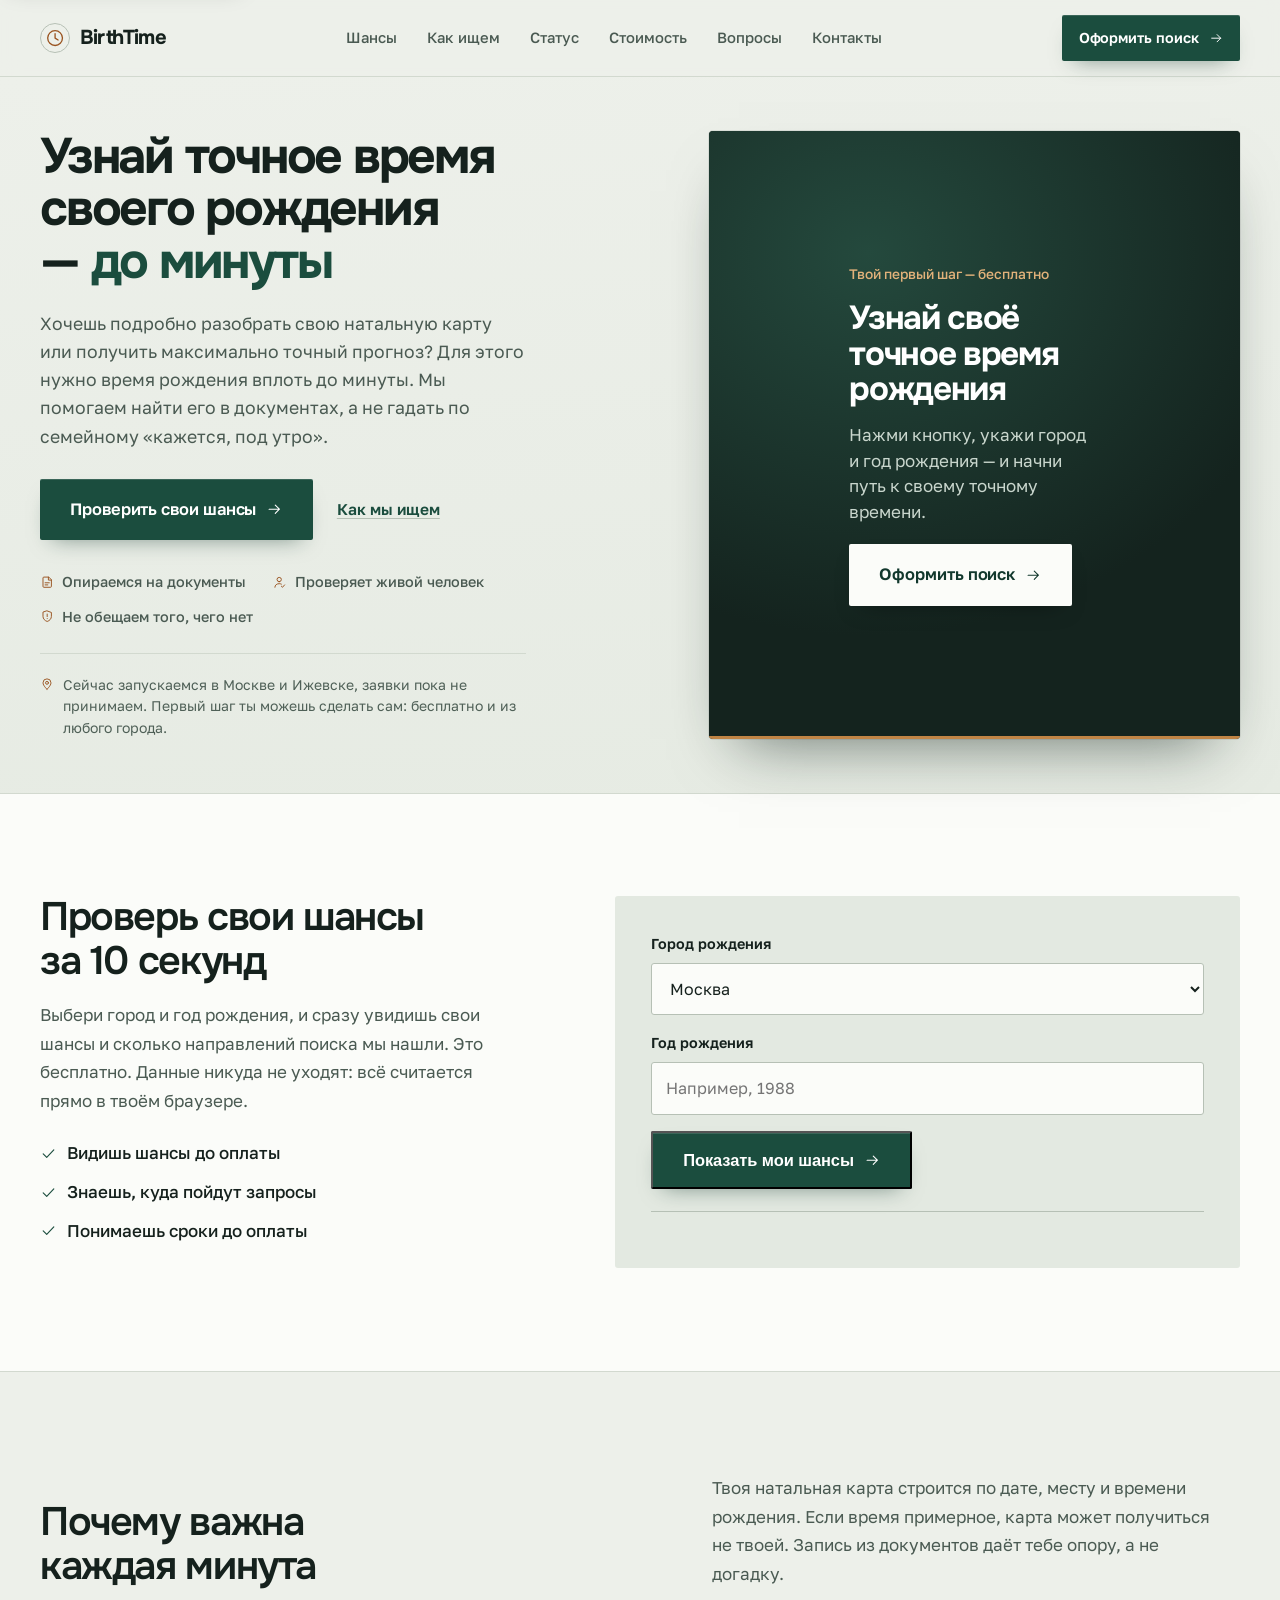
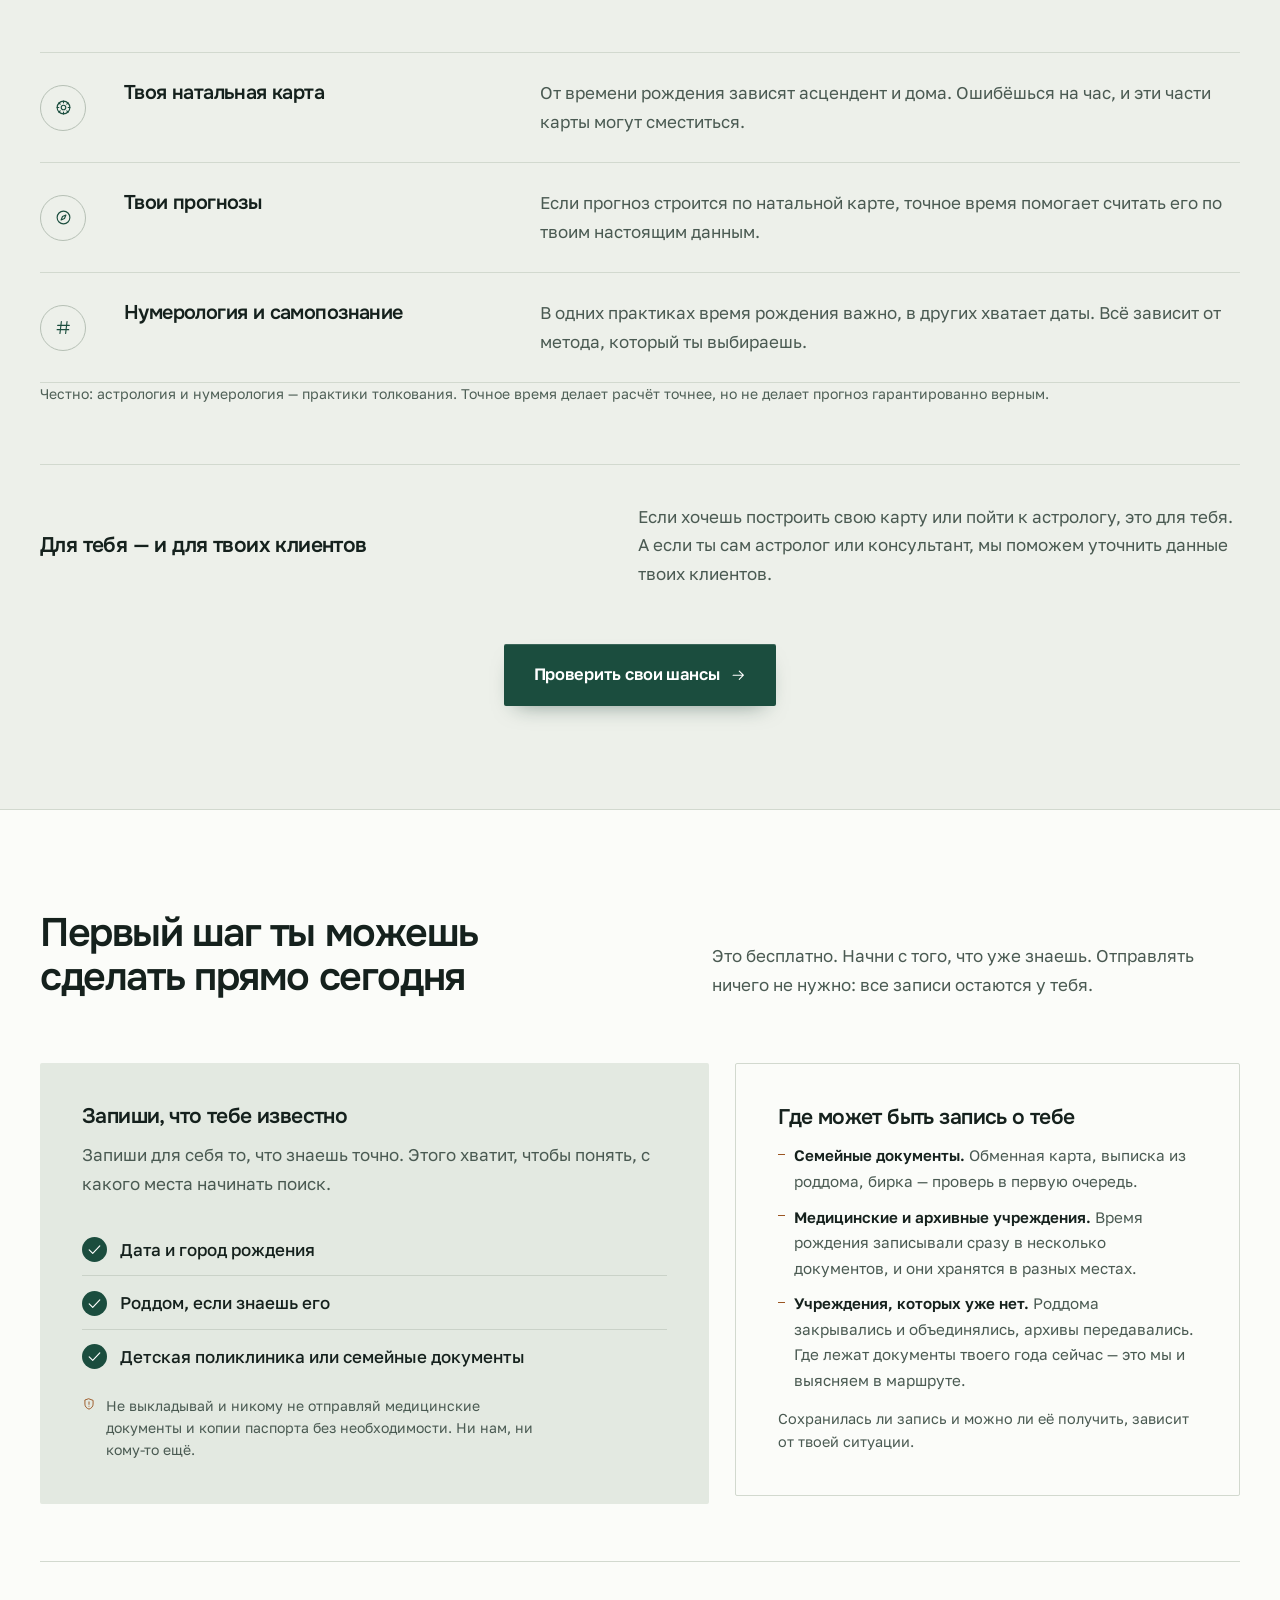
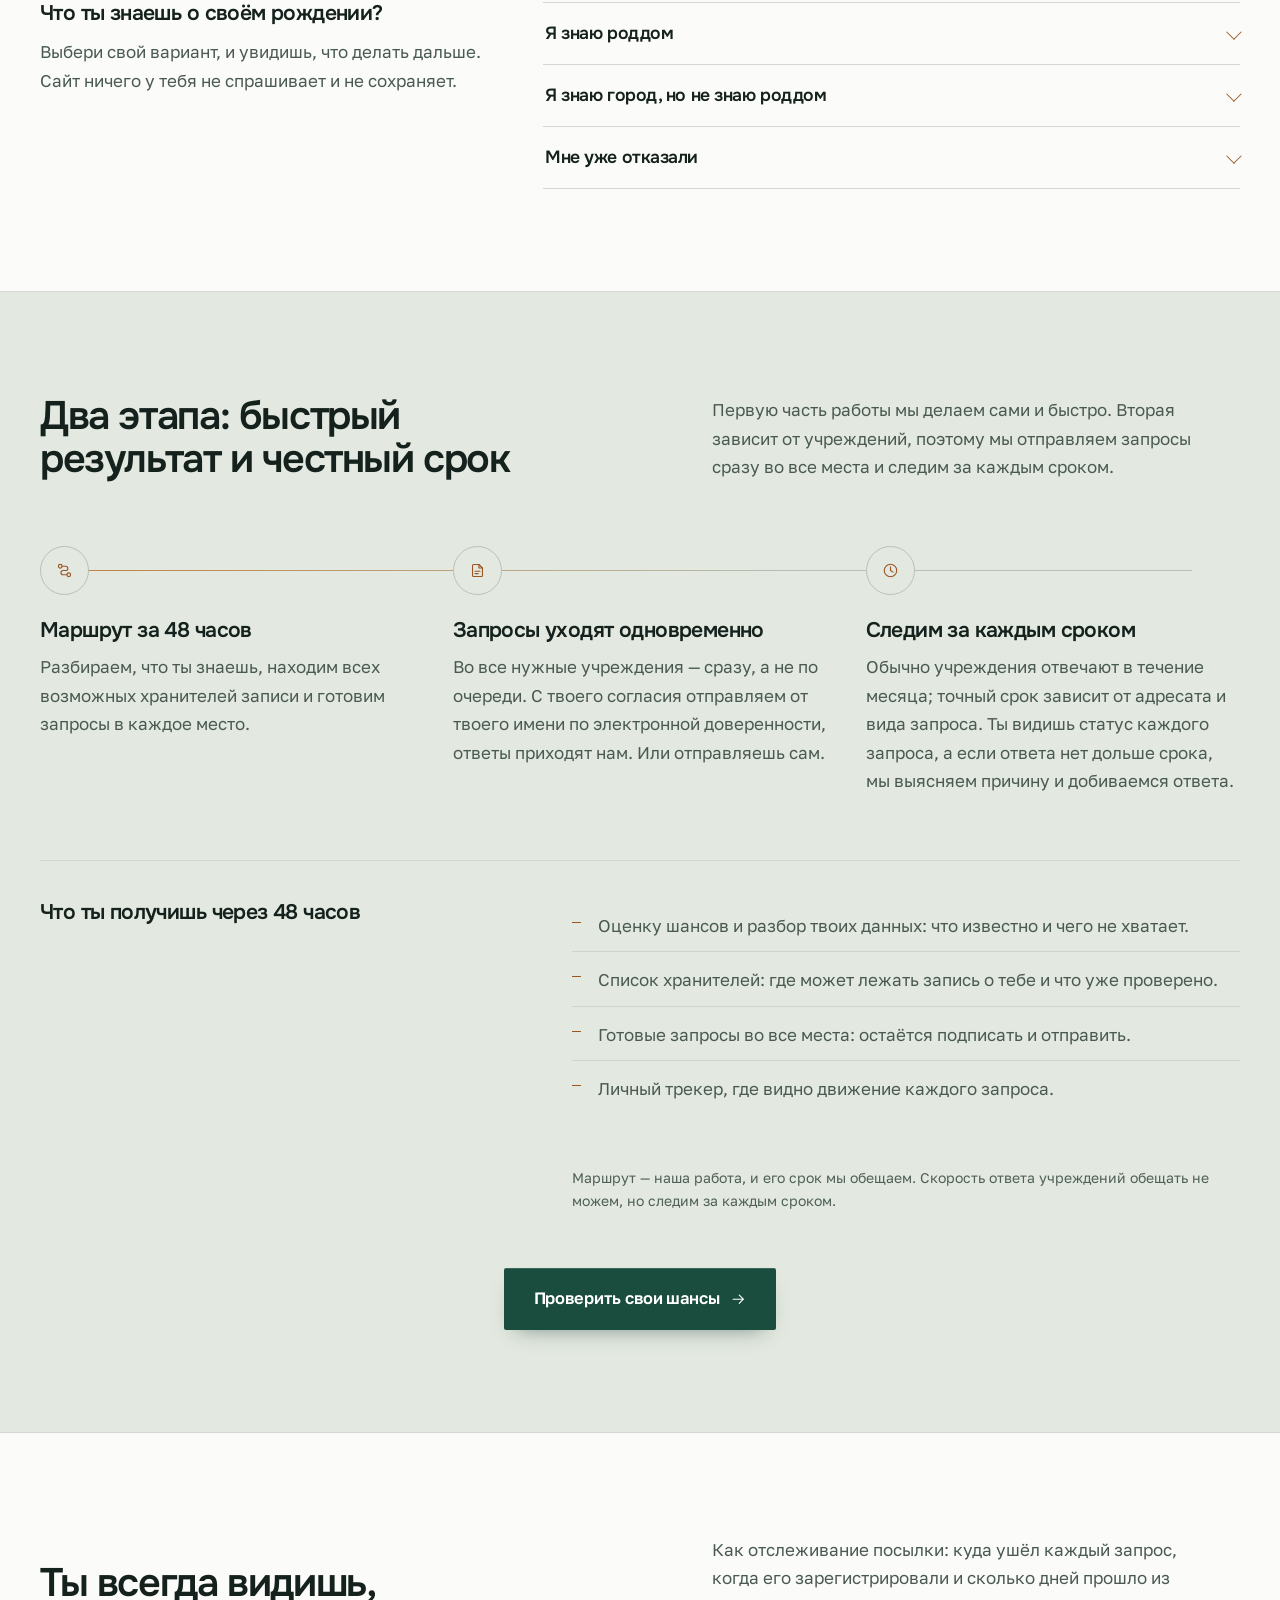
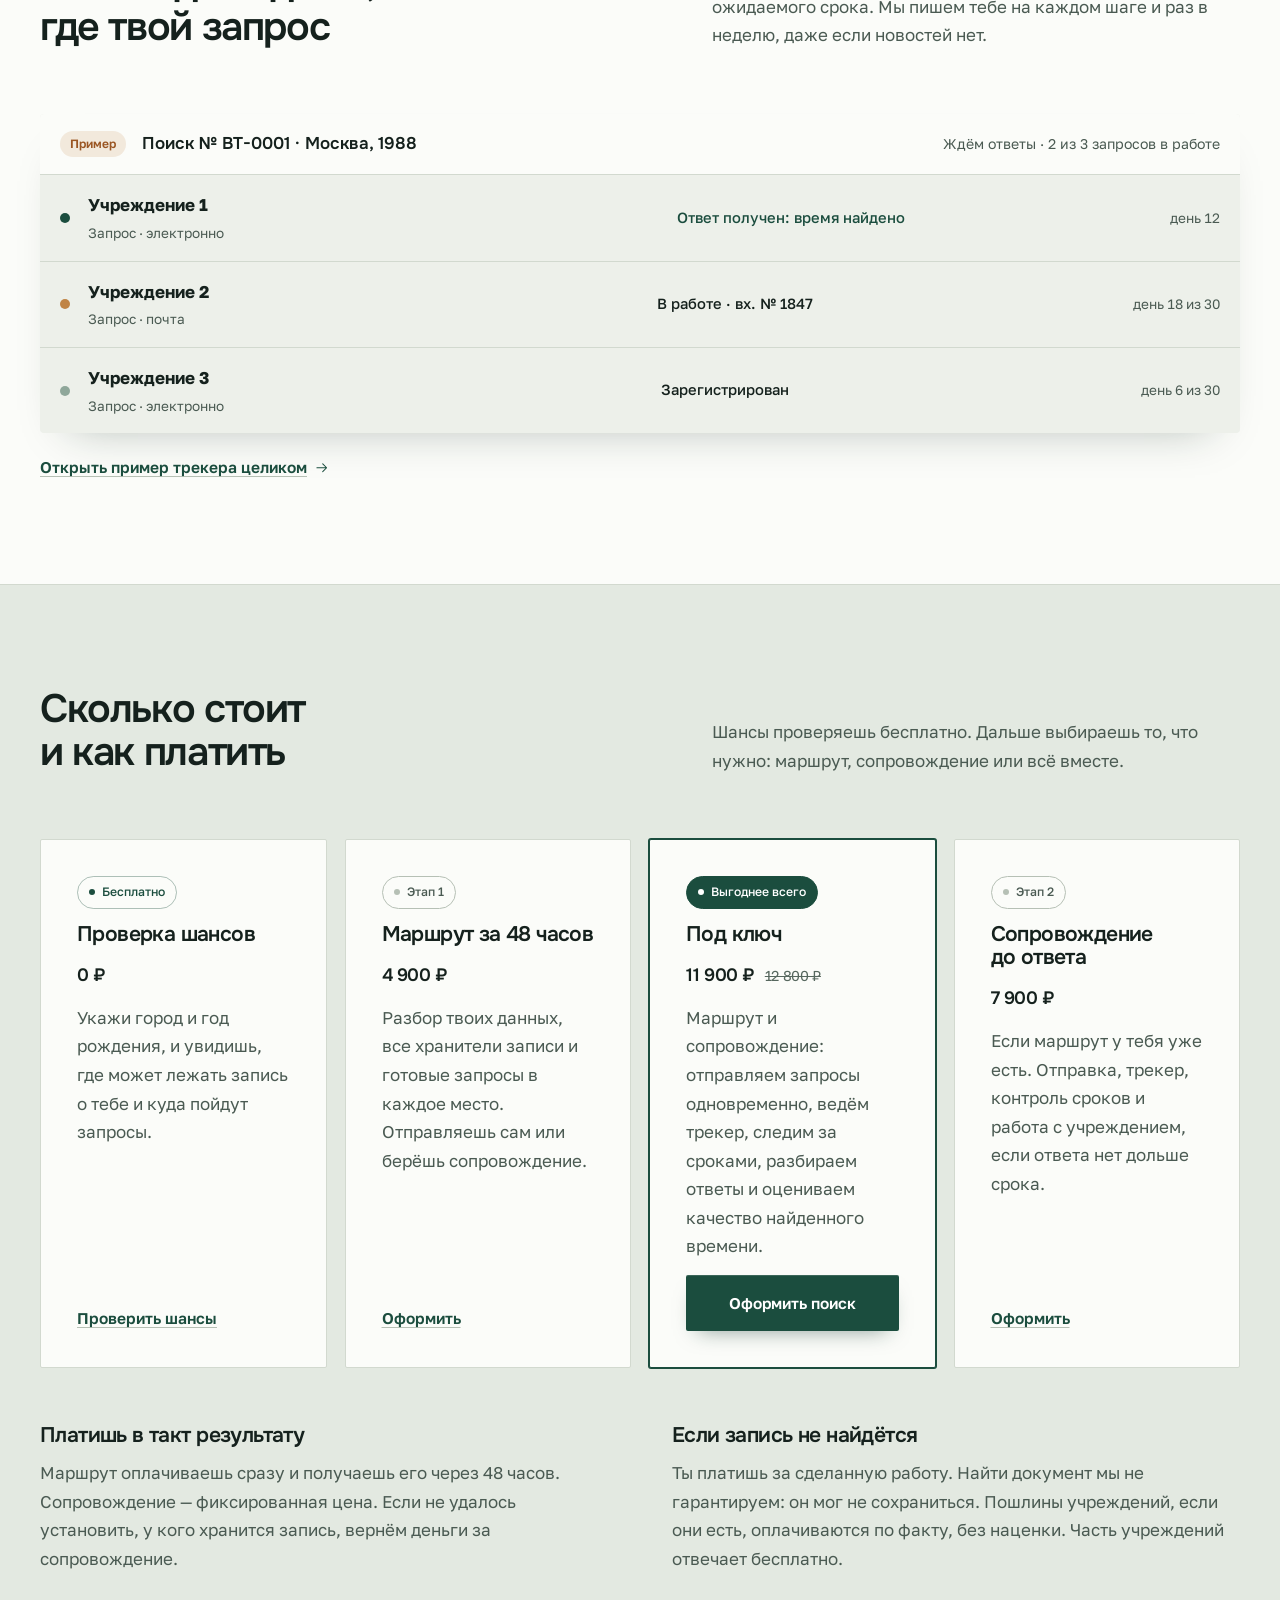
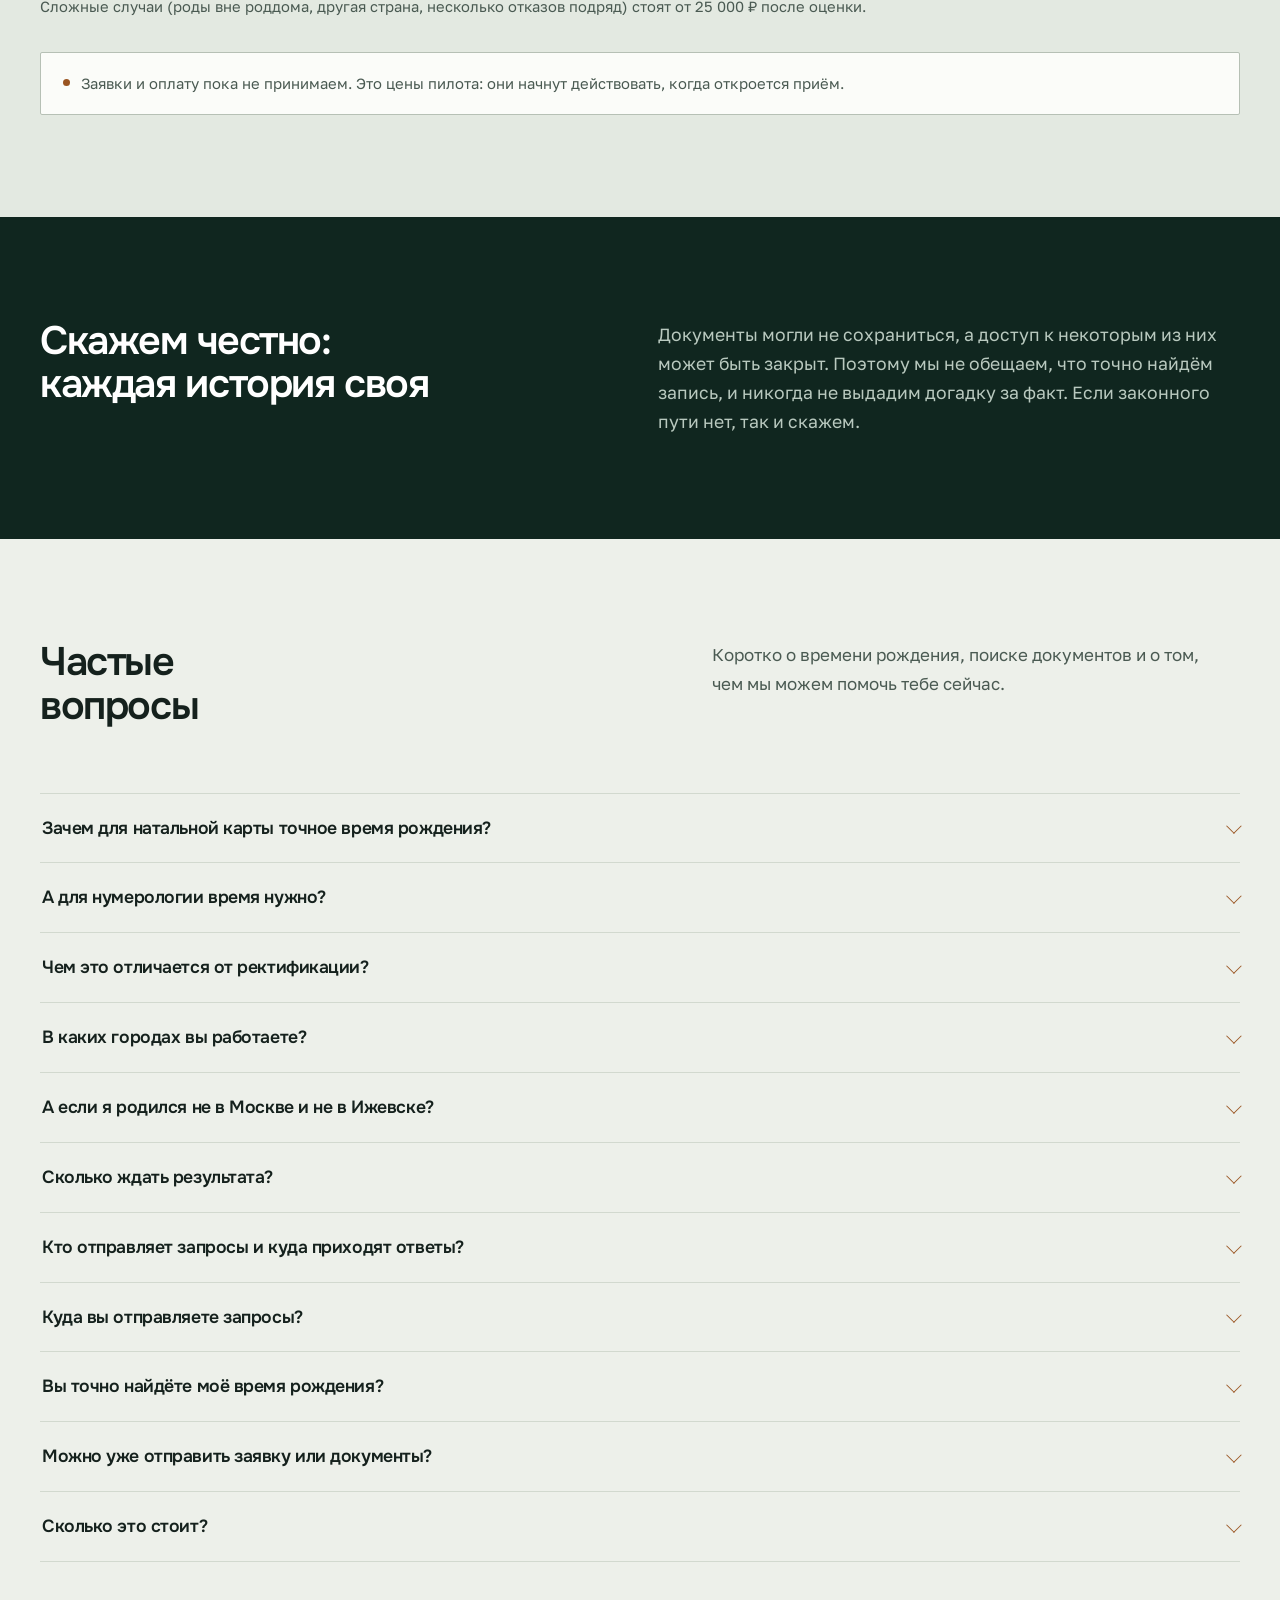
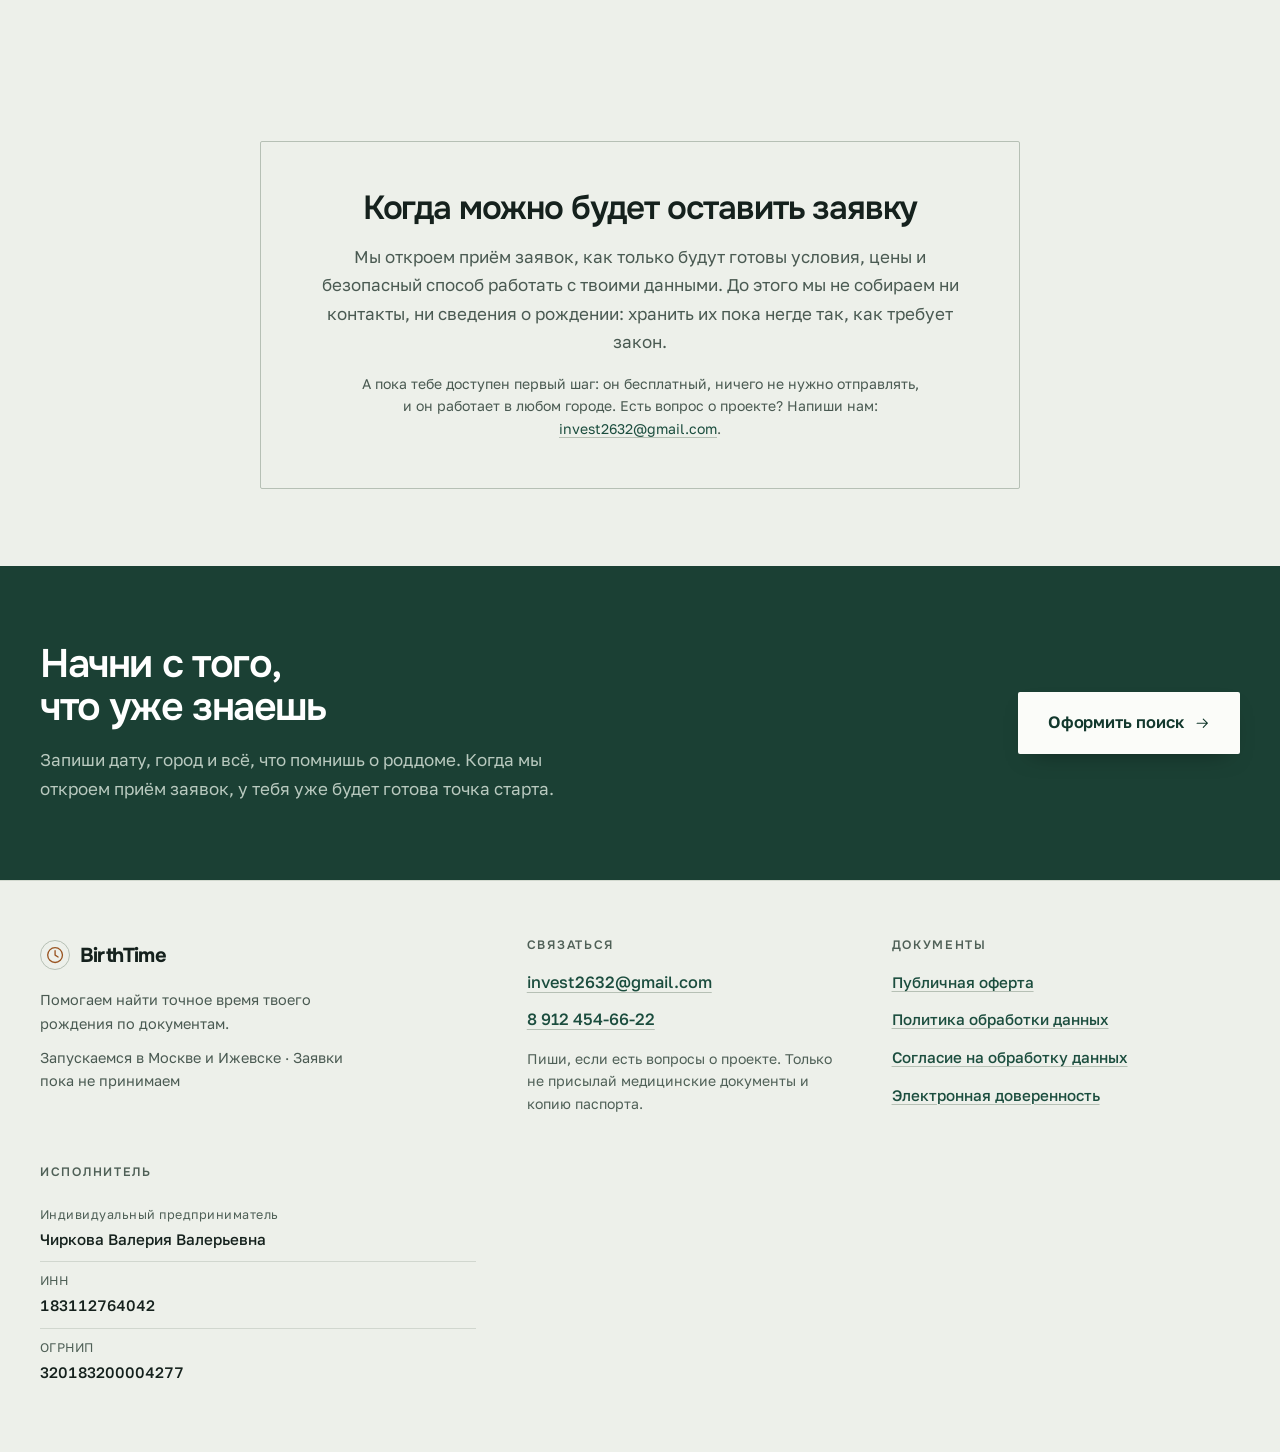
<file: index.html>
<!doctype html>
<html lang="ru">
<head>
<meta charset="utf-8">
<meta name="viewport" content="width=device-width,initial-scale=1">
<title>Узнай точное время своего рождения — BirthTime</title>
<meta name="description" content="Хочешь точную натальную карту? Для неё нужно время рождения до минуты. BirthTime помогает найти его в документах роддома и архивов. Москва и Ижевск.">
<meta name="theme-color" content="#15211d">
<meta property="og:type" content="website">
<meta property="og:locale" content="ru_RU">
<meta property="og:title" content="Узнай точное время своего рождения — BirthTime">
<meta property="og:description" content="Для точной натальной карты нужно время рождения до минуты. Мы помогаем найти его в документах.">
<link rel="preconnect" href="https://fonts.googleapis.com">
<link rel="preconnect" href="https://fonts.gstatic.com" crossorigin>
<link rel="stylesheet" href="https://fonts.googleapis.com/css2?family=Golos+Text:wght@400;500;600&amp;family=Onest:wght@500;600;700&amp;display=swap">
<link rel="stylesheet" href="style.css?v=20261122i">
</head>
<body>

<svg class="sprite" aria-hidden="true" focusable="false" width="0" height="0"><defs>
<symbol id="i-chart" viewBox="0 0 24 24"><circle cx="12" cy="12" r="9"/><circle cx="12" cy="12" r="3.2"/><path d="M12 3v2.4M12 18.6V21M3 12h2.4M18.6 12H21M5.6 5.6l1.7 1.7M16.7 16.7l1.7 1.7M18.4 5.6l-1.7 1.7M7.3 16.7l-1.7 1.7"/></symbol>
<symbol id="i-forecast" viewBox="0 0 24 24"><circle cx="12" cy="12" r="9"/><path d="M15.4 8.6l-2 4.8-4.8 2 2-4.8z"/></symbol>
<symbol id="i-numbers" viewBox="0 0 24 24"><path d="M9 3.5L7 20.5M17 3.5l-2 17M3.8 9h16.4M3 15h16.4"/></symbol>
<symbol id="i-source" viewBox="0 0 24 24"><path d="M14 3.5H6.5a1.5 1.5 0 0 0-1.5 1.5v14a1.5 1.5 0 0 0 1.5 1.5h11a1.5 1.5 0 0 0 1.5-1.5V8.5z"/><path d="M14 3.5v5h5M8.5 13h7M8.5 16.5h4.5"/></symbol>
<symbol id="i-human" viewBox="0 0 24 24"><path d="M12 11.2a3.6 3.6 0 1 0 0-7.2 3.6 3.6 0 0 0 0 7.2z"/><path d="M4.8 20.4c0-3.6 3.2-5.9 7.2-5.9 1.3 0 2.5.2 3.6.7"/><path d="M15.6 18.6l1.9 1.9 3.5-4"/></symbol>
<symbol id="i-honest" viewBox="0 0 24 24"><path d="M12 3.2l7 2.6v6.4c0 4.2-2.9 7.2-7 8.6-4.1-1.4-7-4.4-7-8.6V5.8z"/><path d="M12 8.4v4.2M12 15.9h.01"/></symbol>
<symbol id="i-pin" viewBox="0 0 24 24"><path d="M12 21s6.8-6 6.8-11A6.8 6.8 0 0 0 5.2 10c0 5 6.8 11 6.8 11z"/><circle cx="12" cy="10" r="2.5"/></symbol>
<symbol id="i-clock" viewBox="0 0 24 24"><circle cx="12" cy="12" r="8.8"/><path d="M12 6.8V12l3.6 2.3"/></symbol>
<symbol id="i-search" viewBox="0 0 24 24"><circle cx="10.8" cy="10.8" r="6.8"/><path d="M15.8 15.8L21 21"/></symbol>
<symbol id="i-route" viewBox="0 0 24 24"><circle cx="6" cy="6" r="2.6"/><circle cx="18" cy="18" r="2.6"/><path d="M8.6 6h5.1a3 3 0 0 1 0 6H10a3 3 0 0 0 0 6h5.4"/></symbol>
<symbol id="i-arrow" viewBox="0 0 24 24"><path d="M4.5 12h15M13.5 6l6 6-6 6"/></symbol>
<symbol id="i-check" viewBox="0 0 24 24"><path d="M4.5 12.6l5 5L19.5 7"/></symbol>
</defs></svg>

<a class="skip-link" href="#main">Перейти к содержанию</a>

<header class="header">
  <div class="wrap header-inner">
    <a class="brand" href="#top" aria-label="BirthTime — наверх">
      <span class="brand-mark" aria-hidden="true"><svg class="icon" width="18" height="18"><use href="#i-clock"/></svg></span>
      BirthTime
    </a>
    <nav class="nav" aria-label="Основная навигация">
      <a href="#check">Шансы</a>
      <a href="#how">Как ищем</a>
      <a href="#status">Статус</a>
      <a href="#pricing">Стоимость</a>
      <a href="#questions">Вопросы</a>
      <a href="#contacts">Контакты</a>
    </nav>
    <nav class="nav-mobile" aria-label="Разделы страницы">
      <a href="#check">Шансы</a>
      <a href="#how">Как ищем</a>
      <a href="#status">Статус</a>
      <a href="#pricing">Стоимость</a>
      <a href="#questions">Вопросы</a>
      <a href="#contacts">Контакты</a>
    </nav>
    <a class="button button-sm" href="order.html">Оформить поиск<svg class="icon" aria-hidden="true" width="16" height="16"><use href="#i-arrow"/></svg></a>
  </div>
</header>

<main id="main">

<section class="hero" id="top">
  <div class="wrap hero-grid">
    <div class="hero-copy">
      <h1 class="r-1">Узнай точное время своего рождения — <em>до минуты</em></h1>
      <p class="hero-lead r-2">Хочешь подробно разобрать свою натальную карту или получить максимально точный прогноз? Для этого нужно время рождения вплоть до минуты. Мы помогаем найти его в документах, а не гадать по семейному «кажется, под утро».</p>
      <div class="hero-actions r-3">
        <a class="button button-lg" href="#check">Проверить свои шансы<svg class="icon" aria-hidden="true" width="18" height="18"><use href="#i-arrow"/></svg></a>
        <a class="link-strong" href="#how">Как мы ищем</a>
      </div>
      <ul class="hero-marks r-4">
        <li><svg class="icon" aria-hidden="true" width="17" height="17"><use href="#i-source"/></svg>Опираемся на документы</li>
        <li><svg class="icon" aria-hidden="true" width="17" height="17"><use href="#i-human"/></svg>Проверяет живой человек</li>
        <li><svg class="icon" aria-hidden="true" width="17" height="17"><use href="#i-honest"/></svg>Не обещаем того, чего нет</li>
      </ul>
      <p class="hero-foot r-4">
        <svg class="icon" aria-hidden="true" width="16" height="16"><use href="#i-pin"/></svg>
        Сейчас запускаемся в Москве и Ижевске, заявки пока не принимаем. Первый шаг ты можешь сделать сам: бесплатно и из любого города.
      </p>
    </div>

    <figure class="reel r-2" aria-label="Ролик о BirthTime. Хочешь подробно разобрать натальную карту? Чем точнее время рождения, тем точнее разбор и прогнозы в астрологии и нумерологии. Нужно время до минуты, а в семье помнят примерно. Мы знаем, где хранятся записи о рождении — даже если учреждение закрылось или переехало, отправляем запросы во все нужные места одновременно и следим за каждым ответом. Итог — документ с твоим точным временем. Проверь свои шансы: укажи город и год рождения.">
      <div class="reel-stage">
        <div class="act act-1">
          <img class="act-photo" src="img/reel-1.webp" alt="" width="1000" height="1000" decoding="async">
          <p class="act-cap"><b>Хочешь подробно разобрать свою натальную карту?</b><span>Или получить самый точный астрологический прогноз?</span></p>
        </div>
        <div class="act act-2">
          <img class="act-photo" src="img/reel-1.webp" alt="" width="1000" height="1000" decoding="async" fetchpriority="low">
          <p class="act-cap"><b>Чем точнее время, тем точнее разбор</b><span>Асцендент, дома и прогнозы считаются по минуте рождения — в астрологии и нумерологии.</span></p>
        </div>
        <div class="act act-3">
          <img class="act-photo" src="img/reel-2.webp" alt="" width="1000" height="1000" decoding="async" fetchpriority="low">
          <p class="act-cap"><b>Для этого нужно время до минуты</b><span>А в семье помнят только «где-то под утро».</span></p>
        </div>
        <div class="act act-4">
          <img class="act-photo" src="img/reel-3.webp" alt="" width="1000" height="1000" decoding="async" fetchpriority="low">
          <p class="act-cap"><b>Мы знаем, где искать</b><span>Годами собираем, где на самом деле хранятся записи о рождении — даже если учреждение закрылось, переехало или сменило название.</span></p>
        </div>
        <div class="act act-5">
          <img class="act-photo" src="img/reel-5.webp" alt="" width="1000" height="1000" decoding="async" fetchpriority="low">
          <ul class="reel-chips" aria-hidden="true">
            <li><span class="rc-dot"></span>Запрос № 1<em>отправлен</em></li>
            <li><span class="rc-dot"></span>Запрос № 2<em>отправлен</em></li>
            <li><span class="rc-dot"></span>Запрос № 3<em>отправлен</em></li>
          </ul>
          <p class="act-cap"><b>Запросы — во все места сразу</b><span>Все места, где может быть твоя запись, получают запросы одновременно, а мы отслеживаем каждый ответ. Так быстрее и точнее.</span></p>
        </div>
        <div class="act act-6">
          <img class="act-photo" src="img/reel-4.webp" alt="" width="1000" height="1000" decoding="async" fetchpriority="low">
          <div class="reel-time" aria-hidden="true"><span class="rt-ring"></span><span class="rt-label">время рождения</span><b>04:17</b></div>
          <p class="act-cap"><b>Документ с твоим точным временем</b><span>Запись из документов, а не догадка.</span></p>
        </div>
        <div class="act act-7 act-end">
          <div class="act-end-inner">
            <p class="act-end-kicker">Твой первый шаг — бесплатно</p>
            <p class="act-end-title">Узнай своё точное время рождения</p>
            <p class="act-end-text">Нажми кнопку, укажи город и год рождения — и начни путь к своему точному времени.</p>
            <a class="button button-lg button-light" href="order.html">Оформить поиск<svg class="icon" aria-hidden="true" width="18" height="18"><use href="#i-arrow"/></svg></a>
          </div>
        </div>
      </div>
      <div class="reel-bar" aria-hidden="true"><span></span></div>
    </figure>
  </div>
</section>

<section class="section check" id="check">
  <div class="wrap check-grid">
    <div class="check-copy">
      <h2>Проверь свои шансы<br>за 10 секунд</h2>
      <p>Выбери город и год рождения, и сразу увидишь свои шансы и сколько направлений поиска мы нашли. Это бесплатно. Данные никуда не уходят: всё считается прямо в твоём браузере.</p>
      <ul class="check-points">
        <li><svg class="icon" aria-hidden="true" width="17" height="17"><use href="#i-check"/></svg>Видишь шансы до оплаты</li>
        <li><svg class="icon" aria-hidden="true" width="17" height="17"><use href="#i-check"/></svg>Знаешь, куда пойдут запросы</li>
        <li><svg class="icon" aria-hidden="true" width="17" height="17"><use href="#i-check"/></svg>Понимаешь сроки до оплаты</li>
      </ul>
    </div>
    <form class="check-form" id="check-form" novalidate>
      <div class="field">
        <label for="check-city">Город рождения</label>
        <select id="check-city" name="city">
          <option value="Москва">Москва</option>
          <option value="Ижевск">Ижевск</option>
          <option value="Другой">Другой город</option>
        </select>
      </div>
      <div class="field">
        <label for="check-year">Год рождения</label>
        <input id="check-year" name="year" type="number" inputmode="numeric" min="1930" max="2026" placeholder="Например, 1988" autocomplete="off">
        <p class="field-error" id="check-error" hidden>Укажи год от 1930 до 2026.</p>
      </div>
      <button class="button button-lg" type="submit">Показать мои шансы<svg class="icon" aria-hidden="true" width="18" height="18"><use href="#i-arrow"/></svg></button>
      <noscript><p class="note">Чтобы посчитать шансы, включи JavaScript. А пока посмотри <a href="#start">первые шаги</a>.</p></noscript>
      <div class="check-result" id="check-result" aria-live="polite" hidden></div>
    </form>
  </div>
</section>

<section class="section wrap stakes" id="stakes">
  <div class="section-head">
    <h2>Почему важна<br>каждая минута</h2>
    <p>Твоя натальная карта строится по дате, месту и времени рождения. Если время примерное, карта может получиться не твоей. Запись из документов даёт тебе опору, а не догадку.</p>
  </div>

  <dl class="ledger">
    <div class="ledger-row">
      <span class="ledger-icon"><svg class="icon" aria-hidden="true" width="22" height="22"><use href="#i-chart"/></svg></span>
      <dt>Твоя натальная карта</dt>
      <dd>От времени рождения зависят асцендент и дома. Ошибёшься на час, и эти части карты могут сместиться.</dd>
    </div>
    <div class="ledger-row">
      <span class="ledger-icon"><svg class="icon" aria-hidden="true" width="22" height="22"><use href="#i-forecast"/></svg></span>
      <dt>Твои прогнозы</dt>
      <dd>Если прогноз строится по натальной карте, точное время помогает считать его по твоим настоящим данным.</dd>
    </div>
    <div class="ledger-row">
      <span class="ledger-icon"><svg class="icon" aria-hidden="true" width="22" height="22"><use href="#i-numbers"/></svg></span>
      <dt>Нумерология и самопознание</dt>
      <dd>В одних практиках время рождения важно, в других хватает даты. Всё зависит от метода, который ты выбираешь.</dd>
    </div>
  </dl>

  <p class="note">Честно: астрология и нумерология — практики толкования. Точное время делает расчёт точнее, но не делает прогноз гарантированно верным.</p>

  <div class="split">
    <h3>Для тебя — и для твоих клиентов</h3>
    <p>Если хочешь построить свою карту или пойти к астрологу, это для тебя. А если ты сам астролог или консультант, мы поможем уточнить данные твоих клиентов.</p>
  </div>

  <div class="section-cta"><a class="button button-lg" href="#check">Проверить свои шансы<svg class="icon" aria-hidden="true" width="18" height="18"><use href="#i-arrow"/></svg></a></div>
</section>

<section class="section start" id="start">
  <div class="wrap">
    <div class="section-head">
      <h2>Первый шаг ты можешь<br>сделать прямо сегодня</h2>
      <p>Это бесплатно. Начни с того, что уже знаешь. Отправлять ничего не нужно: все записи остаются у тебя.</p>
    </div>

    <div class="start-grid">
      <div class="start-main">
        <h3>Запиши, что тебе известно</h3>
        <p>Запиши для себя то, что знаешь точно. Этого хватит, чтобы понять, с какого места начинать поиск.</p>
        <ul class="checklist">
          <li><span class="tick"><svg class="icon" aria-hidden="true" width="14" height="14"><use href="#i-check"/></svg></span>Дата и город рождения</li>
          <li><span class="tick"><svg class="icon" aria-hidden="true" width="14" height="14"><use href="#i-check"/></svg></span>Роддом, если знаешь его</li>
          <li><span class="tick"><svg class="icon" aria-hidden="true" width="14" height="14"><use href="#i-check"/></svg></span>Детская поликлиника или семейные документы</li>
        </ul>
        <p class="warn"><svg class="icon" aria-hidden="true" width="17" height="17"><use href="#i-honest"/></svg>Не выкладывай и никому не отправляй медицинские документы и копии паспорта без необходимости. Ни нам, ни кому-то ещё.</p>
      </div>

      <aside class="start-aside">
        <h3>Где может быть запись о тебе</h3>
        <ul class="source-list">
          <li><b>Семейные документы.</b> Обменная карта, выписка из роддома, бирка — проверь в первую очередь.</li>
          <li><b>Медицинские и архивные учреждения.</b> Время рождения записывали сразу в несколько документов, и они хранятся в разных местах.</li>
          <li><b>Учреждения, которых уже нет.</b> Роддома закрывались и объединялись, архивы передавались. Где лежат документы твоего года сейчас — это мы и выясняем в маршруте.</li>
        </ul>
        <p class="note">Сохранилась ли запись и можно ли её получить, зависит от твоей ситуации.</p>
      </aside>
    </div>

    <div class="pathways">
      <div class="pathways-head">
        <h3>Что ты знаешь о своём рождении?</h3>
        <p>Выбери свой вариант, и увидишь, что делать дальше. Сайт ничего у тебя не спрашивает и не сохраняет.</p>
      </div>
      <div class="pathway-list">
        <details>
          <summary>Я знаю роддом</summary>
          <div class="pathway-body">
            <ol>
              <li>Узнай, как назывался роддом и где он был в год твоего рождения: название и адрес могли поменяться.</li>
              <li>Выясни, работает ли он сейчас и где лежат документы тех лет. Новая организация не всегда хранит старый архив.</li>
              <li>Узнай, как туда обращаться и на каком основании тебе могут выдать запись. Сделай это до того, как что-то отправлять.</li>
            </ol>
            <p class="note">Заранее нельзя сказать, сохранилась ли запись и выдадут ли её.</p>
          </div>
        </details>
        <details>
          <summary>Я знаю город, но не знаю роддом</summary>
          <div class="pathway-body">
            <ol>
              <li>Спроси родных: в каком районе ты появился на свет, как назывался роддом, где он стоял. Посмотри семейные документы.</li>
              <li>Составь список роддомов, которые работали в городе в год твоего рождения, — по проверенным источникам.</li>
              <li>Не забудь про детскую поликлинику, где тебя наблюдали после рождения.</li>
            </ol>
            <p class="note">Список роддомов — только отправная точка, а не доказательство того, где именно ты родился.</p>
          </div>
        </details>
        <details>
          <summary>Мне уже отказали</summary>
          <div class="pathway-body">
            <ol>
              <li>Внимательно прочитай причину отказа: может, там указано, у кого ещё может быть документ или как уточнить запрос.</li>
              <li>Если не хватило сведений, проверь их по своим документам и уточни, что именно от тебя требуют.</li>
              <li>Если отказ связан с правом доступа или врачебной тайной, сначала посоветуйся с юристом, а потом пиши снова.</li>
            </ol>
            <p class="note">Другой путь есть не всегда: документ мог не сохраниться или быть закрыт для доступа.</p>
          </div>
        </details>
      </div>
    </div>
  </div>
</section>

<section class="section how" id="how">
  <div class="wrap">
    <div class="section-head">
      <h2>Два этапа: быстрый<br>результат и честный срок</h2>
      <p>Первую часть работы мы делаем сами и быстро. Вторая зависит от учреждений, поэтому мы отправляем запросы сразу во все места и следим за каждым сроком.</p>
    </div>

    <ol class="steps">
      <span class="steps-path" aria-hidden="true"></span>
      <li class="step">
        <span class="step-node"><svg class="icon" aria-hidden="true" width="20" height="20"><use href="#i-route"/></svg></span>
        <h3>Маршрут за 48 часов</h3>
        <p>Разбираем, что ты знаешь, находим всех возможных хранителей записи и готовим запросы в каждое место.</p>
      </li>
      <li class="step">
        <span class="step-node"><svg class="icon" aria-hidden="true" width="20" height="20"><use href="#i-source"/></svg></span>
        <h3>Запросы уходят одновременно</h3>
        <p>Во все нужные учреждения — сразу, а не по очереди. С твоего согласия отправляем от твоего имени по электронной доверенности, ответы приходят нам. Или отправляешь сам.</p>
      </li>
      <li class="step">
        <span class="step-node"><svg class="icon" aria-hidden="true" width="20" height="20"><use href="#i-clock"/></svg></span>
        <h3>Следим за каждым сроком</h3>
        <p>Обычно учреждения отвечают в течение месяца; точный срок зависит от адресата и вида запроса. Ты видишь статус каждого запроса, а если ответа нет дольше срока, мы выясняем причину и добиваемся ответа.</p>
      </li>
    </ol>

    <div class="deliverable">
      <h3>Что ты получишь через 48 часов</h3>
      <ul class="deliverable-list">
        <li>Оценку шансов и разбор твоих данных: что известно и чего не хватает.</li>
        <li>Список хранителей: где может лежать запись о тебе и что уже проверено.</li>
        <li>Готовые запросы во все места: остаётся подписать и отправить.</li>
        <li>Личный трекер, где видно движение каждого запроса.</li>
      </ul>
      <p class="note">Маршрут — наша работа, и его срок мы обещаем. Скорость ответа учреждений обещать не можем, но следим за каждым сроком.</p>
    </div>
    <div class="section-cta"><a class="button button-lg" href="#check">Проверить свои шансы<svg class="icon" aria-hidden="true" width="18" height="18"><use href="#i-arrow"/></svg></a></div>
  </div>
</section>

<section class="section tracker-sec" id="status">
  <div class="wrap">
    <div class="section-head">
      <h2>Ты всегда видишь,<br>где твой запрос</h2>
      <p>Как отслеживание посылки: куда ушёл каждый запрос, когда его зарегистрировали и сколько дней прошло из ожидаемого срока. Мы пишем тебе на каждом шаге и раз в неделю, даже если новостей нет.</p>
    </div>

    <div class="tracker-preview" aria-label="Пример трекера запросов">
      <div class="tp-head">
        <span class="tp-tag">Пример</span>
        <span class="tp-case">Поиск № BT-0001 · Москва, 1988</span>
        <span class="tp-stage">Ждём ответы · 2 из 3 запросов в работе</span>
      </div>
      <ul class="tp-list">
        <li class="tp-row is-done">
          <span class="tp-dot" aria-hidden="true"></span>
          <span class="tp-holder"><b>Учреждение 1</b><span>Запрос · электронно</span></span>
          <span class="tp-status">Ответ получен: время найдено</span>
          <span class="tp-days">день 12</span>
        </li>
        <li class="tp-row is-work">
          <span class="tp-dot" aria-hidden="true"></span>
          <span class="tp-holder"><b>Учреждение 2</b><span>Запрос · почта</span></span>
          <span class="tp-status">В работе · вх. № 1847</span>
          <span class="tp-days">день 18 из 30</span>
        </li>
        <li class="tp-row is-sent">
          <span class="tp-dot" aria-hidden="true"></span>
          <span class="tp-holder"><b>Учреждение 3</b><span>Запрос · электронно</span></span>
          <span class="tp-status">Зарегистрирован</span>
          <span class="tp-days">день 6 из 30</span>
        </li>
      </ul>
    </div>
    <p class="tracker-more"><a class="link-strong" href="status.html?case=demo">Открыть пример трекера целиком<svg class="icon" aria-hidden="true" width="16" height="16"><use href="#i-arrow"/></svg></a></p>
  </div>
</section>

<section class="section pricing" id="pricing">
  <div class="wrap">
    <div class="section-head">
      <h2>Сколько стоит<br>и как платить</h2>
      <p>Шансы проверяешь бесплатно. Дальше выбираешь то, что нужно: маршрут, сопровождение или всё вместе.</p>
    </div>
    <div class="pricing-grid pricing-grid-4">
      <article class="pricing-card"><p class="pricing-label">Бесплатно</p><h3>Проверка шансов</h3><p class="pricing-price">0 ₽</p><p>Укажи город и год рождения, и увидишь, где может лежать запись о тебе и куда пойдут запросы.</p><a class="link-strong" href="#check">Проверить шансы</a></article>
      <article class="pricing-card"><p class="pricing-label">Этап 1</p><h3>Маршрут за 48 часов</h3><p class="pricing-price">4 900 ₽</p><p>Разбор твоих данных, все хранители записи и готовые запросы в каждое место. Отправляешь сам или берёшь сопровождение.</p><a class="link-strong" href="order.html?tariff=route">Оформить</a></article>
      <article class="pricing-card is-featured"><p class="pricing-label">Выгоднее всего</p><h3>Под ключ</h3><p class="pricing-price">11 900 ₽ <s>12 800 ₽</s></p><p>Маршрут и сопровождение: отправляем запросы одновременно, ведём трекер, следим за сроками, разбираем ответы и оцениваем качество найденного времени.</p><a class="button" href="order.html?tariff=full">Оформить поиск</a></article>
      <article class="pricing-card"><p class="pricing-label">Этап 2</p><h3>Сопровождение до ответа</h3><p class="pricing-price">7 900 ₽</p><p>Если маршрут у тебя уже есть. Отправка, трекер, контроль сроков и работа с учреждением, если ответа нет дольше срока.</p><a class="link-strong" href="order.html?tariff=support">Оформить</a></article>
    </div>
    <div class="payment-explainer"><div><h3>Платишь в такт результату</h3><p>Маршрут оплачиваешь сразу и получаешь его через 48 часов. Сопровождение — фиксированная цена. Если не удалось установить, у кого хранится запись, вернём деньги за сопровождение.</p></div><div><h3>Если запись не найдётся</h3><p>Ты платишь за сделанную работу. Найти документ мы не гарантируем: он мог не сохраниться. Пошлины учреждений, если они есть, оплачиваются по факту, без наценки. Часть учреждений отвечает бесплатно.</p></div></div>
    <p class="pricing-note">Сложные случаи (роды вне роддома, другая страна, несколько отказов подряд) стоят от 25 000 ₽ после оценки.</p>
    <p class="pricing-status">Заявки и оплату пока не принимаем. Это цены пилота: они начнут действовать, когда откроется приём.</p>
  </div>
</section>

<section class="promise">
  <div class="wrap promise-inner">
    <h2>Скажем честно:<br>каждая история своя</h2>
    <p>Документы могли не сохраниться, а доступ к некоторым из них может быть закрыт. Поэтому мы не обещаем, что точно найдём запись, и никогда не выдадим догадку за факт. Если законного пути нет, так и скажем.</p>
  </div>
</section>

<section class="section wrap faq" id="questions">
  <div class="section-head section-head-stack">
    <h2>Частые<br>вопросы</h2>
    <p>Коротко о времени рождения, поиске документов и о том, чем мы можем помочь тебе сейчас.</p>
  </div>
  <div class="faq-list">
    <details>
      <summary>Зачем для натальной карты точное время рождения?</summary>
      <div class="faq-body"><p>От времени и места рождения зависят асцендент и дома твоей карты. Точное время помогает рассчитать их правильно. Но даже самый точный расчёт не гарантирует, что толкование или прогноз сбудутся.</p></div>
    </details>
    <details>
      <summary>А для нумерологии время нужно?</summary>
      <div class="faq-body"><p>Не всегда. В одних методах хватает даты рождения, в других учитывают и время. Спроси у специалиста, который делает тебе расчёт, какие данные ему нужны.</p></div>
    </details>
    <details>
      <summary>Чем это отличается от ректификации?</summary>
      <div class="faq-body"><p>При ректификации астролог вычисляет время по событиям твоей жизни. Мы делаем другое: ищем настоящую запись о времени твоего рождения в документах. Это разные подходы, и один не заменяет другой. Найденная запись — это документ, а не расчёт.</p></div>
    </details>
    <details>
      <summary>В каких городах вы работаете?</summary>
      <div class="faq-body"><p>Начинаем с Москвы и Ижевска. Про другие города расскажем позже.</p></div>
    </details>
    <details>
      <summary>А если я родился не в Москве и не в Ижевске?</summary>
      <div class="faq-body"><p>Первый шаг работает в любом городе: записать дату, место и всё, что знаешь о роддоме, полезно в любом случае — эти сведения понадобятся при любом поиске. Сопровождение мы пока начинаем в двух городах, потому что там уже проверили источники.</p></div>
    </details>
    <details>
      <summary>Сколько ждать результата?</summary>
      <div class="faq-body"><p>Маршрут ты получишь через 48 часов: это наша часть работы. Ответы учреждений обычно приходят в течение месяца; точный срок зависит от адресата и вида запроса. Мы отправляем запросы сразу во все места, поэтому первый ответ может прийти раньше. Статус каждого запроса видно в твоём трекере.</p></div>
    </details>
    <details>
      <summary>Кто отправляет запросы и куда приходят ответы?</summary>
      <div class="faq-body"><p>Как удобнее тебе. Можно подписать на сайте электронную доверенность — кодом из письма. Тогда мы сами отправляем запросы от твоего имени, ответы приходят нам, а ты получаешь письмо о каждом шаге и итог. Можно отправить запросы самому: мы подготовим письма и адреса, ответы придут тебе, а ты перешлёшь их нам для разбора. Если учреждение не примет электронную доверенность, пришлём готовое письмо для самостоятельной отправки без доплаты.</p></div>
    </details>
    <details>
      <summary>Куда вы отправляете запросы?</summary>
      <div class="faq-body"><p>Во все места, где может храниться запись о тебе: медицинские и архивные учреждения, в том числе правопреемники закрытых. Какие именно — зависит от города и года рождения. Проверка шансов покажет, сколько направлений мы нашли, а названия и адреса откроются в твоём маршруте после оплаты: выяснить, кто хранит запись сейчас, — и есть наша работа.</p></div>
    </details>
    <details>
      <summary>Вы точно найдёте моё время рождения?</summary>
      <div class="faq-body"><p>Гарантировать не можем. Всё зависит от того, сохранились ли документы, получится ли найти, кто их хранит, и есть ли законный способ их получить.</p></div>
    </details>
    <details>
      <summary>Можно уже отправить заявку или документы?</summary>
      <div class="faq-body"><p>Пока нет: приём заявок ещё не открыт. И, пожалуйста, не отправляй медицинские документы или копию паспорта.</p></div>
    </details>
    <details>
      <summary>Сколько это стоит?</summary>
      <div class="faq-body"><p>Проверка шансов бесплатна. Маршрут за 48 часов стоит 4 900 ₽, сопровождение до ответа 7 900 ₽, всё вместе 11 900 ₽. Сложные случаи от 25 000 ₽ после оценки. Пошлины учреждений, если есть, оплачиваются по факту.</p></div>
    </details>
  </div>
</section>

<section class="section wrap waiting">
  <div class="waiting-inner">
    <h2>Когда можно будет оставить заявку</h2>
    <p>Мы откроем приём заявок, как только будут готовы условия, цены и безопасный способ работать с твоими данными. До этого мы не собираем ни контакты, ни сведения о рождении: хранить их пока негде так, как требует закон.</p>
    <p class="note">А пока тебе доступен первый шаг: он бесплатный, ничего не нужно отправлять, и он работает в любом городе. Есть вопрос о проекте? Напиши нам: <a href="mailto:invest2632@gmail.com">invest2632@gmail.com</a>.</p>
  </div>
</section>

<section class="closing">
  <div class="wrap closing-inner">
    <div>
      <h2>Начни с того,<br>что уже знаешь</h2>
      <p>Запиши дату, город и всё, что помнишь о роддоме. Когда мы откроем приём заявок, у тебя уже будет готова точка старта.</p>
    </div>
    <a class="button button-lg button-light" href="order.html">Оформить поиск<svg class="icon" aria-hidden="true" width="18" height="18"><use href="#i-arrow"/></svg></a>
  </div>
</section>

</main>

<footer class="footer" id="contacts">
  <div class="wrap footer-grid">
    <div class="footer-brand">
      <a class="brand" href="#top">
        <span class="brand-mark" aria-hidden="true"><svg class="icon" width="18" height="18"><use href="#i-clock"/></svg></span>
        BirthTime
      </a>
      <p>Помогаем найти точное время твоего рождения по документам.</p>
      <p class="note">Запускаемся в Москве и Ижевске · Заявки пока не принимаем</p>
    </div>

    <div class="footer-col">
      <h3>Связаться</h3>
      <ul class="contact-list">
        <li><a href="mailto:invest2632@gmail.com">invest2632@gmail.com</a></li>
        <li><a href="tel:+79124546622">8 912 454-66-22</a></li>
      </ul>
      <p class="note">Пиши, если есть вопросы о проекте. Только не присылай медицинские документы и копию паспорта.</p>
    </div>

    <div class="footer-col">
      <h3>Документы</h3>
      <ul class="contact-list footer-docs">
        <li><a href="legal/offer.html">Публичная оферта</a></li>
        <li><a href="legal/privacy.html">Политика обработки данных</a></li>
        <li><a href="legal/consent.html">Согласие на обработку данных</a></li>
        <li><a href="legal/power-of-attorney.html">Электронная доверенность</a></li>
      </ul>
    </div>

    <div class="footer-col">
      <h3>Исполнитель</h3>
      <dl class="requisites">
        <div><dt>Индивидуальный предприниматель</dt><dd>Чиркова Валерия Валерьевна</dd></div>
        <div><dt>ИНН</dt><dd>183112764042</dd></div>
        <div><dt>ОГРНИП</dt><dd>320183200004277</dd></div>
      </dl>
    </div>
  </div>
</footer>

<script type="application/ld+json">
{"@context":"https://schema.org","@type":"FAQPage","inLanguage":"ru","mainEntity":[
{"@type":"Question","name":"Зачем для натальной карты точное время рождения?","acceptedAnswer":{"@type":"Answer","text":"От времени и места рождения зависят асцендент и дома натальной карты. Точное время помогает рассчитать их правильно, но не гарантирует, что толкование или прогноз сбудутся."}},
{"@type":"Question","name":"А для нумерологии время нужно?","acceptedAnswer":{"@type":"Answer","text":"Не всегда. В одних методах хватает даты рождения, в других учитывают и время. Уточни у специалиста, какие данные ему нужны."}},
{"@type":"Question","name":"Чем это отличается от ректификации?","acceptedAnswer":{"@type":"Answer","text":"При ректификации время вычисляют по событиям жизни. BirthTime ищет настоящую запись о времени рождения в документах. Это разные подходы, и один не заменяет другой."}},
{"@type":"Question","name":"В каких городах вы работаете?","acceptedAnswer":{"@type":"Answer","text":"Начинаем с Москвы и Ижевска. Про другие города расскажем позже."}},
{"@type":"Question","name":"А если я родился не в Москве и не в Ижевске?","acceptedAnswer":{"@type":"Answer","text":"Первый шаг работает в любом городе: записать дату, место и всё, что известно о роддоме, полезно при любом поиске. Сопровождение пока начинаем в двух городах, где уже проверены источники."}},
{"@type":"Question","name":"Вы точно найдёте моё время рождения?","acceptedAnswer":{"@type":"Answer","text":"Гарантировать нельзя. Всё зависит от сохранности документов, возможности найти их хранителя и законного способа их получить."}},
{"@type":"Question","name":"Можно уже отправить заявку или документы?","acceptedAnswer":{"@type":"Answer","text":"Пока нет: приём заявок ещё не открыт. Не отправляй медицинские документы или копию паспорта."}},
{"@type":"Question","name":"Сколько ждать результата?","acceptedAnswer":{"@type":"Answer","text":"Маршрут — через 48 часов. Ответы учреждений обычно приходят в течение месяца, точный срок зависит от адресата; запросы отправляются одновременно во все места, статус каждого виден в трекере."}},
{"@type":"Question","name":"Куда вы отправляете запросы?","acceptedAnswer":{"@type":"Answer","text":"Во все места, где может храниться запись: медицинские и архивные учреждения, в том числе правопреемники закрытых. Какие именно — зависит от города и года рождения; список откроется в маршруте после оплаты."}},
{"@type":"Question","name":"Сколько это стоит?","acceptedAnswer":{"@type":"Answer","text":"Проверка шансов — бесплатно. Маршрут за 48 часов — 4 900 ₽, сопровождение до ответа — 7 900 ₽, всё вместе — 11 900 ₽. Сложные случаи — от 25 000 ₽."}}]}
</script>

<script src="app.js?v=20261122i" defer></script>
</body>
</html>
</file>
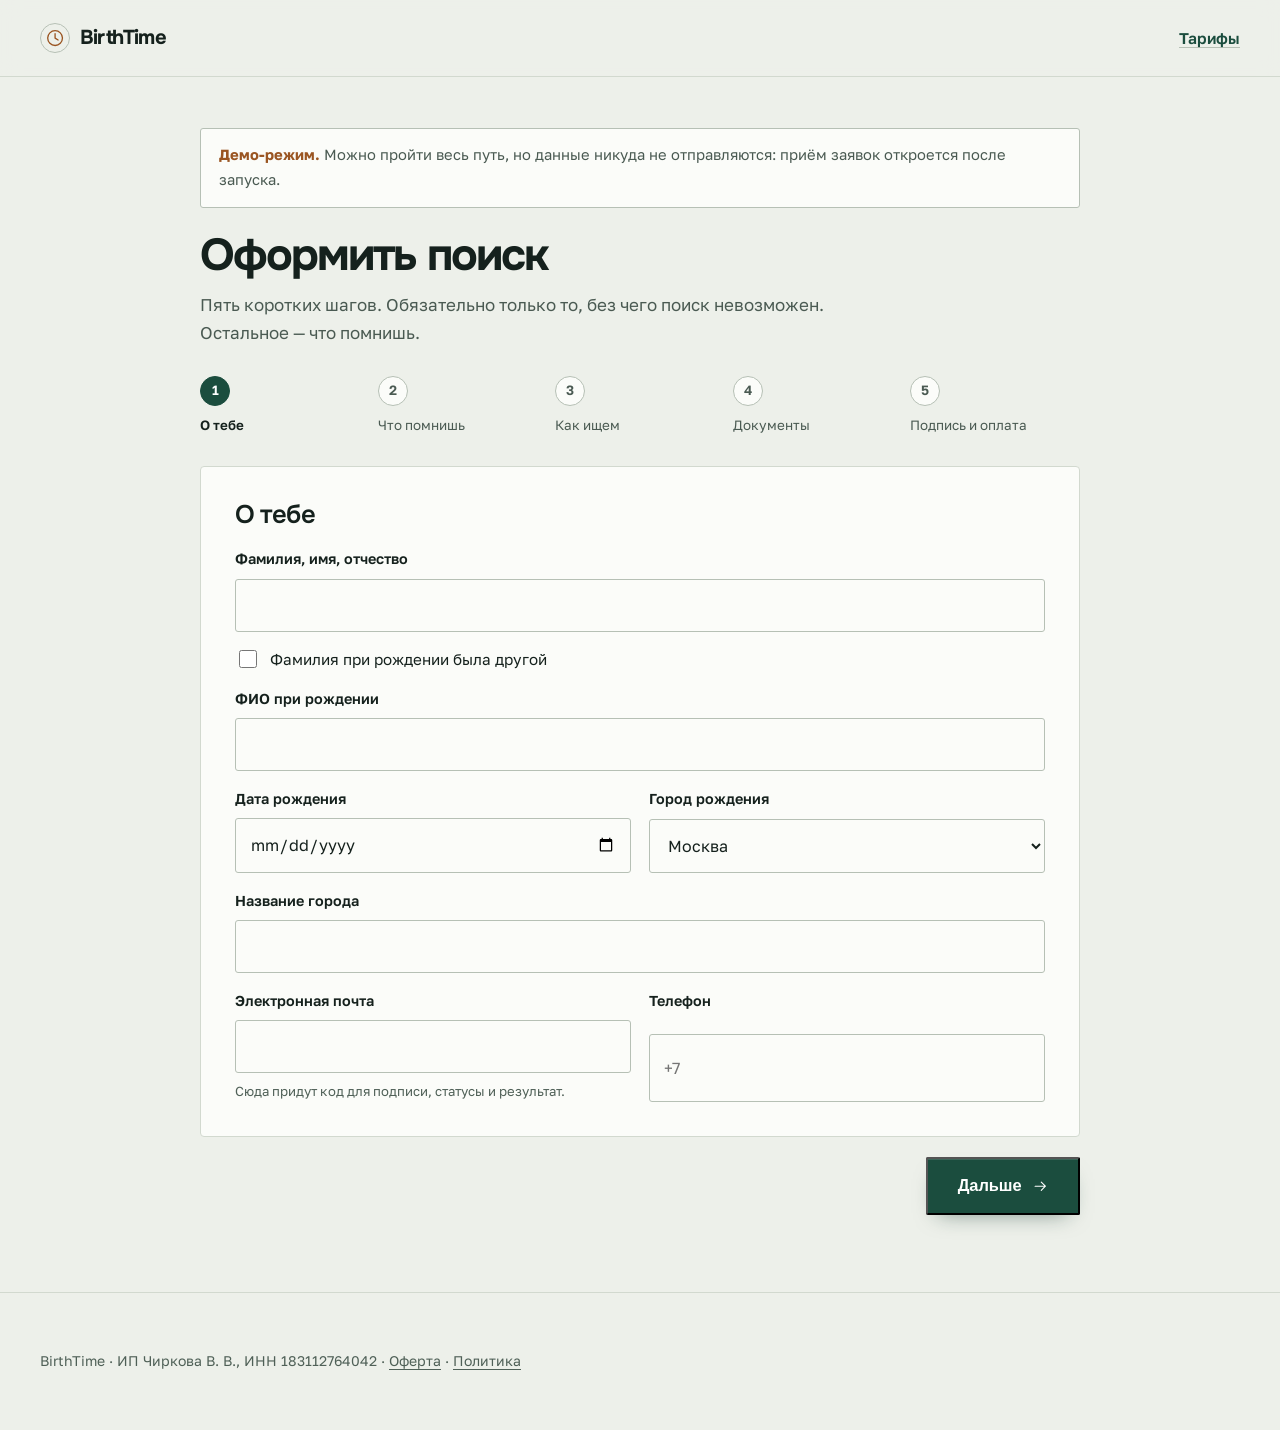
<file: order.html>
<!doctype html>
<html lang="ru">
<head>
<meta charset="utf-8">
<meta name="viewport" content="width=device-width,initial-scale=1">
<title>Оформить поиск — BirthTime</title>
<meta name="description" content="Оформи поиск точного времени рождения: укажи, что помнишь, выбери, кто отправляет запросы, подпиши и оплати. Дальше мы ищем, а ты следишь за статусом.">
<meta name="theme-color" content="#15211d">
<link rel="preconnect" href="https://fonts.googleapis.com">
<link rel="preconnect" href="https://fonts.gstatic.com" crossorigin>
<link rel="stylesheet" href="https://fonts.googleapis.com/css2?family=Golos+Text:wght@400;500;600&amp;family=Onest:wght@500;600;700&amp;display=swap">
<link rel="stylesheet" href="style.css?v=20261122i">
</head>
<body class="order-page">

<svg class="sprite" aria-hidden="true" focusable="false" width="0" height="0"><defs>
<symbol id="i-clock" viewBox="0 0 24 24"><circle cx="12" cy="12" r="8.8"/><path d="M12 6.8V12l3.6 2.3"/></symbol>
<symbol id="i-arrow" viewBox="0 0 24 24"><path d="M4.5 12h15M13.5 6l6 6-6 6"/></symbol>
<symbol id="i-back" viewBox="0 0 24 24"><path d="M19.5 12h-15M10.5 6l-6 6 6 6"/></symbol>
<symbol id="i-check" viewBox="0 0 24 24"><path d="M4.5 12.6l5 5L19.5 7"/></symbol>
</defs></svg>

<header class="header">
  <div class="wrap header-inner">
    <a class="brand" href="index.html">
      <span class="brand-mark" aria-hidden="true"><svg class="icon" width="18" height="18"><use href="#i-clock"/></svg></span>
      BirthTime
    </a>
    <a class="link-strong" href="index.html#pricing">Тарифы</a>
  </div>
</header>

<main id="main" class="wrap ord">
  <div class="ord-demo" id="ord-demo" hidden>
    <b>Демо-режим.</b> Можно пройти весь путь, но данные никуда не отправляются: приём заявок откроется после запуска.
  </div>

  <h1>Оформить поиск</h1>
  <p class="ord-lead">Пять коротких шагов. Обязательно только то, без чего поиск невозможен. Остальное — что помнишь.</p>

  <ol class="ord-steps" id="ord-steps" aria-label="Шаги оформления">
    <li class="is-now"><span>1</span>О тебе</li>
    <li><span>2</span>Что помнишь</li>
    <li><span>3</span>Как ищем</li>
    <li><span>4</span>Документы</li>
    <li><span>5</span>Подпись и оплата</li>
  </ol>

  <form id="ord-form" novalidate>
    <!-- Шаг 1 -->
    <section class="ord-step" data-step="1">
      <h2>О тебе</h2>
      <div class="ord-grid">
        <div class="field field-wide"><label for="f-fio">Фамилия, имя, отчество</label><input id="f-fio" name="fio" autocomplete="name" required></div>
        <div class="field field-wide ord-check"><label><input type="checkbox" id="f-fio-changed"> Фамилия при рождении была другой</label></div>
        <div class="field field-wide" id="w-fio-birth" hidden><label for="f-fio-birth">ФИО при рождении</label><input id="f-fio-birth" name="fio_birth"></div>
        <div class="field"><label for="f-date">Дата рождения</label><input id="f-date" name="birth_date" type="date" min="1930-01-01" required></div>
        <div class="field"><label for="f-city">Город рождения</label>
          <select id="f-city" name="birth_city_choice"><option>Москва</option><option>Ижевск</option><option value="other">Другой город</option></select></div>
        <div class="field field-wide" id="w-city-other" hidden><label for="f-city-other">Название города</label><input id="f-city-other" name="birth_city_other"></div>
        <div class="field"><label for="f-email">Электронная почта</label><input id="f-email" name="email" type="email" autocomplete="email" required><p class="hint">Сюда придут код для подписи, статусы и результат.</p></div>
        <div class="field"><label for="f-phone">Телефон</label><input id="f-phone" name="phone" type="tel" autocomplete="tel" required placeholder="+7"></div>
      </div>
    </section>

    <!-- Шаг 2 -->
    <section class="ord-step" data-step="2" hidden>
      <h2>Что помнишь</h2>
      <p class="ord-note">Все поля необязательны. Не помнишь — пропусти, мы найдём по ФИО и дате. Но каждая деталь ускоряет поиск.</p>
      <div class="ord-grid">
        <div class="field field-wide"><label for="f-mother">ФИО мамы на момент родов</label><input id="f-mother" name="mother_fio"><p class="hint">Записи в роддоме ведутся по фамилии мамы — это самая полезная подсказка.</p></div>
        <div class="field field-wide"><label for="f-address">Где жила семья в первые годы</label><input id="f-address" name="family_address" placeholder="Хотя бы район или улица"><p class="hint">По адресу находим детскую поликлинику, а в её карте часто есть выписка из роддома.</p></div>
        <div class="field"><label for="f-hospital">Роддом</label><input id="f-hospital" name="hospital" placeholder="Например, роддом № 8"><p class="hint">Не помнишь — это нормально, так у большинства.</p></div>
        <div class="field"><label for="f-poly">Детская поликлиника</label><input id="f-poly" name="polyclinic" placeholder="Номер, если помнишь"></div>
        <div class="field field-wide"><label for="f-registry">Где регистрировали рождение</label><input id="f-registry" name="registry_office" placeholder="Есть в свидетельстве о рождении: отдел ЗАГС"></div>
        <fieldset class="field field-wide ord-docs"><legend>Что из этого есть дома?</legend>
          <label><input type="checkbox" name="home_docs" value="Обменная карта или выписка из роддома"> Обменная карта или выписка из роддома</label>
          <label><input type="checkbox" name="home_docs" value="Бирка из роддома"> Бирка из роддома</label>
          <label><input type="checkbox" name="home_docs" value="Записи родителей"> Записи родителей</label>
          <p class="ord-hint-home" id="ord-hint-home" hidden>Загляни в них прямо сейчас: время рождения часто записано там. Если нашлось — напиши нам, это поможет проверить запись по документам.</p>
        </fieldset>
      </div>
      <div class="ord-plan" id="ord-plan" aria-live="polite"></div>
    </section>

    <!-- Шаг 3 -->
    <section class="ord-step" data-step="3" hidden>
      <h2>Как ищем</h2>
      <fieldset class="ord-choice">
        <legend>Кто отправляет запросы</legend>
        <label class="ord-card is-picked"><input type="radio" name="mode" value="proxy" checked>
          <b>Отправляем мы <em>удобнее</em></b>
          <span>Ты подписываешь электронную доверенность кодом из письма. Мы отправляем запросы во все места сразу, получаем ответы и сообщаем тебе.</span></label>
        <label class="ord-card"><input type="radio" name="mode" value="self">
          <b>Отправлю сам</b>
          <span>Мы готовим запросы и адреса, ты отправляешь их от своего имени. Ответы приходят тебе — перешли их нам для разбора.</span></label>
      </fieldset>
      <div class="ord-grid" id="w-proxy">
        <p class="ord-note field-wide">Для доверенности нужны паспортные данные и адрес регистрации — без них она недействительна. Они используются только в доверенности.</p>
        <div class="field"><label for="f-ps">Серия паспорта</label><input id="f-ps" name="passport_series" inputmode="numeric" maxlength="5"></div>
        <div class="field"><label for="f-pn">Номер паспорта</label><input id="f-pn" name="passport_number" inputmode="numeric" maxlength="7"></div>
        <div class="field field-wide"><label for="f-pi">Кем выдан</label><input id="f-pi" name="passport_issued_by"></div>
        <div class="field"><label for="f-pd">Дата выдачи</label><input id="f-pd" name="passport_issued_date" type="date"></div>
        <div class="field field-wide"><label for="f-reg">Адрес регистрации</label><input id="f-reg" name="reg_address"></div>
        <p class="ord-warn field-wide">Учреждение вправе потребовать нотариальную доверенность или личное обращение. Тогда мы пришлём тебе готовый запрос для самостоятельной отправки — без доплаты.</p>
      </div>
      <fieldset class="ord-choice ord-tariffs">
        <legend>Тариф</legend>
        <label class="ord-card is-picked"><input type="radio" name="tariff" value="full" checked><b>Под ключ <em>выгоднее</em></b><span>Маршрут и сопровождение до ответа</span><strong>11 900 ₽</strong></label>
        <label class="ord-card"><input type="radio" name="tariff" value="route"><b>Маршрут за 48 часов</b><span>Хранители и готовые запросы</span><strong>4 900 ₽</strong></label>
        <label class="ord-card"><input type="radio" name="tariff" value="support"><b>Сопровождение</b><span>Если маршрут уже есть</span><strong>7 900 ₽</strong></label>
      </fieldset>
    </section>

    <!-- Шаг 4 -->
    <section class="ord-step" data-step="4" hidden>
      <h2>Документы</h2>
      <p class="ord-note">Проверь доверенность и согласия. Список учреждений и сами запросы мы составим после оплаты — они появятся в трекере до отправки.</p>
      <div class="ord-docs-list" id="ord-docs"></div>
      <fieldset class="ord-consents">
        <legend>Согласия</legend>
        <label><input type="checkbox" name="c_offer"> Принимаю условия <a href="legal/offer.html" target="_blank" rel="noopener">публичной оферты</a>, включая соглашение о простой электронной подписи</label>
        <label><input type="checkbox" name="c_pd"> Даю <a href="legal/consent.html" target="_blank" rel="noopener">согласие на обработку персональных данных</a> и знакомлюсь с <a href="legal/privacy.html" target="_blank" rel="noopener">политикой</a></label>
        <label><input type="checkbox" name="c_special"> Даю согласие на обработку сведений о здоровье в объёме документов о моём рождении</label>
        <label id="w-c-proxy"><input type="checkbox" name="c_proxy"> Поручаю ИП Чирковой В. В. отправлять запросы и получать ответы от моего имени по <a href="legal/power-of-attorney.html" target="_blank" rel="noopener">доверенности</a></label>
      </fieldset>
    </section>

    <!-- Шаг 5 -->
    <section class="ord-step" data-step="5" hidden>
      <h2>Подпись и оплата</h2>
      <div class="ord-summary" id="ord-summary"></div>
      <div class="ord-sign" id="ord-sign" hidden>
        <p>Мы отправили код на <b id="ord-sign-email"></b>. Введи его — это твоя подпись под доверенностью и согласиями.</p>
        <div class="field"><label for="f-code">Код из письма</label><input id="f-code" inputmode="numeric" maxlength="6" autocomplete="one-time-code"></div>
        <button class="link-strong ord-resend" type="button" id="ord-resend">Прислать код ещё раз</button>
      </div>
      <div class="ord-final" id="ord-final" hidden></div>
    </section>

    <p class="field-error ord-error" id="ord-error" role="alert" hidden></p>
    <div class="ord-nav">
      <button class="button button-lg ord-back" type="button" id="ord-back" hidden><svg class="icon" aria-hidden="true" width="18" height="18"><use href="#i-back"/></svg>Назад</button>
      <button class="button button-lg" type="submit" id="ord-next">Дальше<svg class="icon" aria-hidden="true" width="18" height="18"><use href="#i-arrow"/></svg></button>
    </div>
  </form>
</main>

<footer class="footer">
  <div class="wrap footer-inner">
    <p class="note">BirthTime · ИП Чиркова В. В., ИНН 183112764042 · <a href="legal/offer.html">Оферта</a> · <a href="legal/privacy.html">Политика</a></p>
  </div>
</footer>

<script src="config.js?v=20261122i"></script>
<script src="order.js?v=20261122i" defer></script>
</body>
</html>
</file>
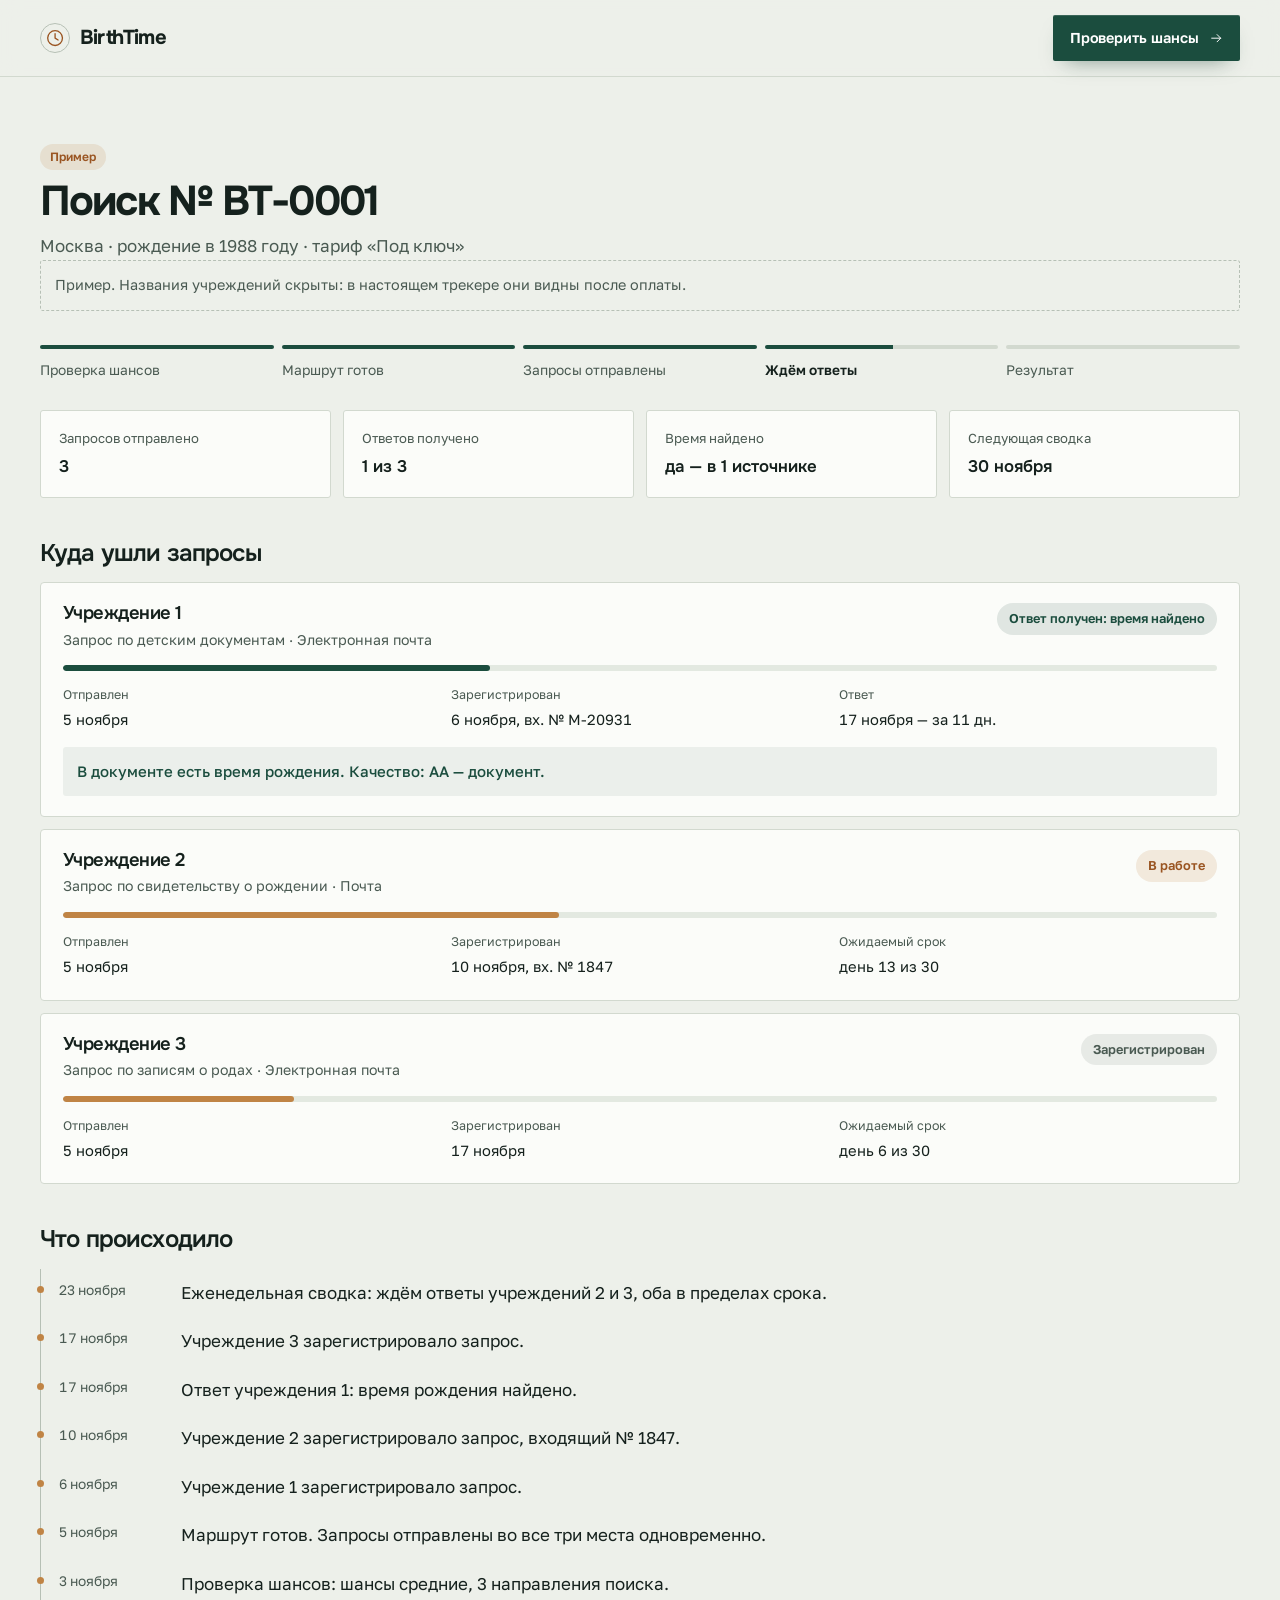
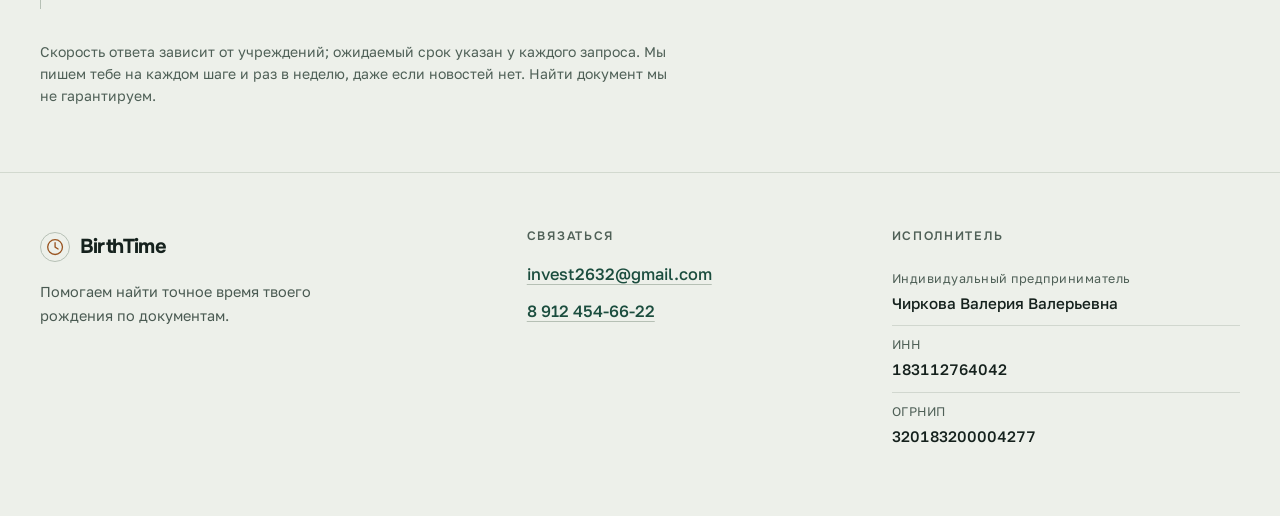
<file: status.html>
<!doctype html>
<html lang="ru">
<head>
<meta charset="utf-8">
<meta name="viewport" content="width=device-width,initial-scale=1">
<title>Статус поиска — BirthTime</title>
<meta name="robots" content="noindex">
<meta name="theme-color" content="#15211d">
<link rel="preconnect" href="https://fonts.googleapis.com">
<link rel="preconnect" href="https://fonts.gstatic.com" crossorigin>
<link rel="stylesheet" href="https://fonts.googleapis.com/css2?family=Golos+Text:wght@400;500;600&amp;family=Onest:wght@500;600;700&amp;display=swap">
<link rel="stylesheet" href="style.css?v=20261122i">
</head>
<body class="status-page">

<svg class="sprite" aria-hidden="true" focusable="false" width="0" height="0"><defs>
<symbol id="i-clock" viewBox="0 0 24 24"><circle cx="12" cy="12" r="8.8"/><path d="M12 6.8V12l3.6 2.3"/></symbol>
<symbol id="i-arrow" viewBox="0 0 24 24"><path d="M4.5 12h15M13.5 6l6 6-6 6"/></symbol>
<symbol id="i-check" viewBox="0 0 24 24"><path d="M4.5 12.6l5 5L19.5 7"/></symbol>
</defs></svg>

<header class="header">
  <div class="wrap header-inner">
    <a class="brand" href="index.html">
      <span class="brand-mark" aria-hidden="true"><svg class="icon" width="18" height="18"><use href="#i-clock"/></svg></span>
      BirthTime
    </a>
    <a class="button button-sm" href="index.html#check">Проверить шансы<svg class="icon" aria-hidden="true" width="16" height="16"><use href="#i-arrow"/></svg></a>
  </div>
</header>

<main id="main" class="wrap st-main">
  <div id="st-root" aria-live="polite">
    <p class="st-loading">Загружаем статус поиска…</p>
  </div>
  <noscript><p class="note">Чтобы увидеть статус, включи JavaScript.</p></noscript>
</main>

<footer class="footer">
  <div class="wrap footer-grid">
    <div class="footer-brand">
      <a class="brand" href="index.html">
        <span class="brand-mark" aria-hidden="true"><svg class="icon" width="18" height="18"><use href="#i-clock"/></svg></span>
        BirthTime
      </a>
      <p>Помогаем найти точное время твоего рождения по документам.</p>
    </div>
    <div class="footer-col">
      <h3>Связаться</h3>
      <ul class="contact-list">
        <li><a href="mailto:invest2632@gmail.com">invest2632@gmail.com</a></li>
        <li><a href="tel:+79124546622">8 912 454-66-22</a></li>
      </ul>
    </div>
    <div class="footer-col">
      <h3>Исполнитель</h3>
      <dl class="requisites">
        <div><dt>Индивидуальный предприниматель</dt><dd>Чиркова Валерия Валерьевна</dd></div>
        <div><dt>ИНН</dt><dd>183112764042</dd></div>
        <div><dt>ОГРНИП</dt><dd>320183200004277</dd></div>
      </dl>
    </div>
  </div>
</footer>

<script src="config.js?v=20261122i"></script>
<script src="status.js?v=20261122i" defer></script>
</body>
</html>
</file>
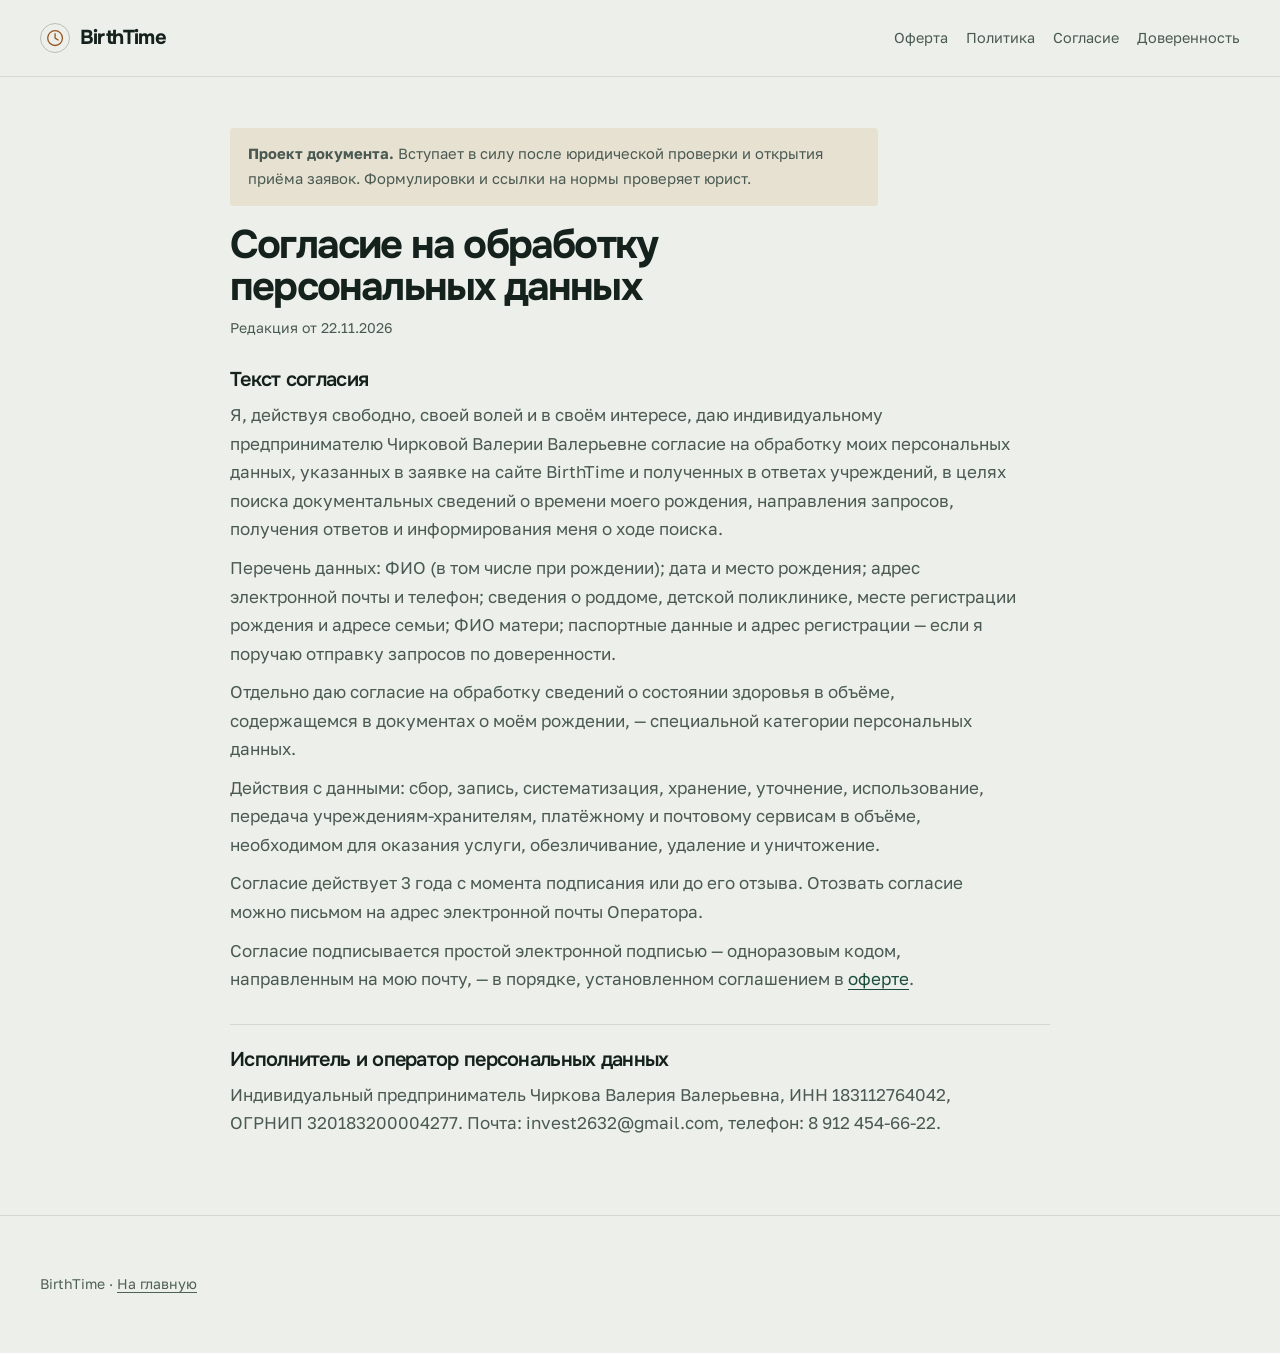
<file: legal/consent.html>
<!doctype html>
<html lang="ru">
<head>
<meta charset="utf-8">
<meta name="viewport" content="width=device-width,initial-scale=1">
<title>Согласие на обработку персональных данных — BirthTime</title>
<meta name="theme-color" content="#15211d">
<link rel="preconnect" href="https://fonts.googleapis.com">
<link rel="preconnect" href="https://fonts.gstatic.com" crossorigin>
<link rel="stylesheet" href="https://fonts.googleapis.com/css2?family=Golos+Text:wght@400;500;600&amp;family=Onest:wght@500;600;700&amp;display=swap">
<link rel="stylesheet" href="../style.css?v=20261122h">
</head>
<body class="legal-page">
<svg class="sprite" aria-hidden="true" focusable="false" width="0" height="0"><defs>
<symbol id="i-clock" viewBox="0 0 24 24"><circle cx="12" cy="12" r="8.8"/><path d="M12 6.8V12l3.6 2.3"/></symbol>
</defs></svg>
<header class="header"><div class="wrap header-inner">
  <a class="brand" href="../index.html"><span class="brand-mark" aria-hidden="true"><svg class="icon" width="18" height="18"><use href="#i-clock"/></svg></span>BirthTime</a>
  <nav class="legal-nav" aria-label="Документы">
    <a href="offer.html">Оферта</a><a href="privacy.html">Политика</a><a href="consent.html">Согласие</a><a href="power-of-attorney.html">Доверенность</a>
  </nav>
</div></header>
<main class="wrap legal">
<p class="legal-draft"><b>Проект документа.</b> Вступает в силу после юридической проверки и открытия приёма заявок. Формулировки и ссылки на нормы проверяет юрист.</p>
<h1>Согласие на обработку персональных данных</h1>
<p class="legal-meta">Редакция от 22.11.2026</p>
<section><h2>Текст согласия</h2>
<p>Я, действуя свободно, своей волей и в своём интересе, даю индивидуальному предпринимателю Чирковой Валерии Валерьевне согласие на обработку моих персональных данных, указанных в заявке на сайте BirthTime и полученных в ответах учреждений, в целях поиска документальных сведений о времени моего рождения, направления запросов, получения ответов и информирования меня о ходе поиска.</p>
<p>Перечень данных: ФИО (в том числе при рождении); дата и место рождения; адрес электронной почты и телефон; сведения о роддоме, детской поликлинике, месте регистрации рождения и адресе семьи; ФИО матери; паспортные данные и адрес регистрации — если я поручаю отправку запросов по доверенности.</p>
<p>Отдельно даю согласие на обработку сведений о состоянии здоровья в объёме, содержащемся в документах о моём рождении, — специальной категории персональных данных.</p>
<p>Действия с данными: сбор, запись, систематизация, хранение, уточнение, использование, передача учреждениям-хранителям, платёжному и почтовому сервисам в объёме, необходимом для оказания услуги, обезличивание, удаление и уничтожение.</p>
<p>Согласие действует 3 года с момента подписания или до его отзыва. Отозвать согласие можно письмом на адрес электронной почты Оператора.</p>
<p>Согласие подписывается простой электронной подписью — одноразовым кодом, направленным на мою почту, — в порядке, установленном соглашением в <a href="offer.html">оферте</a>.</p>
</section>

<section class="legal-req"><h2>Исполнитель и оператор персональных данных</h2><p>Индивидуальный предприниматель Чиркова Валерия Валерьевна, ИНН 183112764042, ОГРНИП 320183200004277. Почта: invest2632@gmail.com, телефон: 8 912 454-66-22.</p></section>
</main>
<footer class="footer"><div class="wrap footer-inner"><p class="note">BirthTime · <a href="../index.html">На главную</a></p></div></footer>
</body>
</html>
</file>
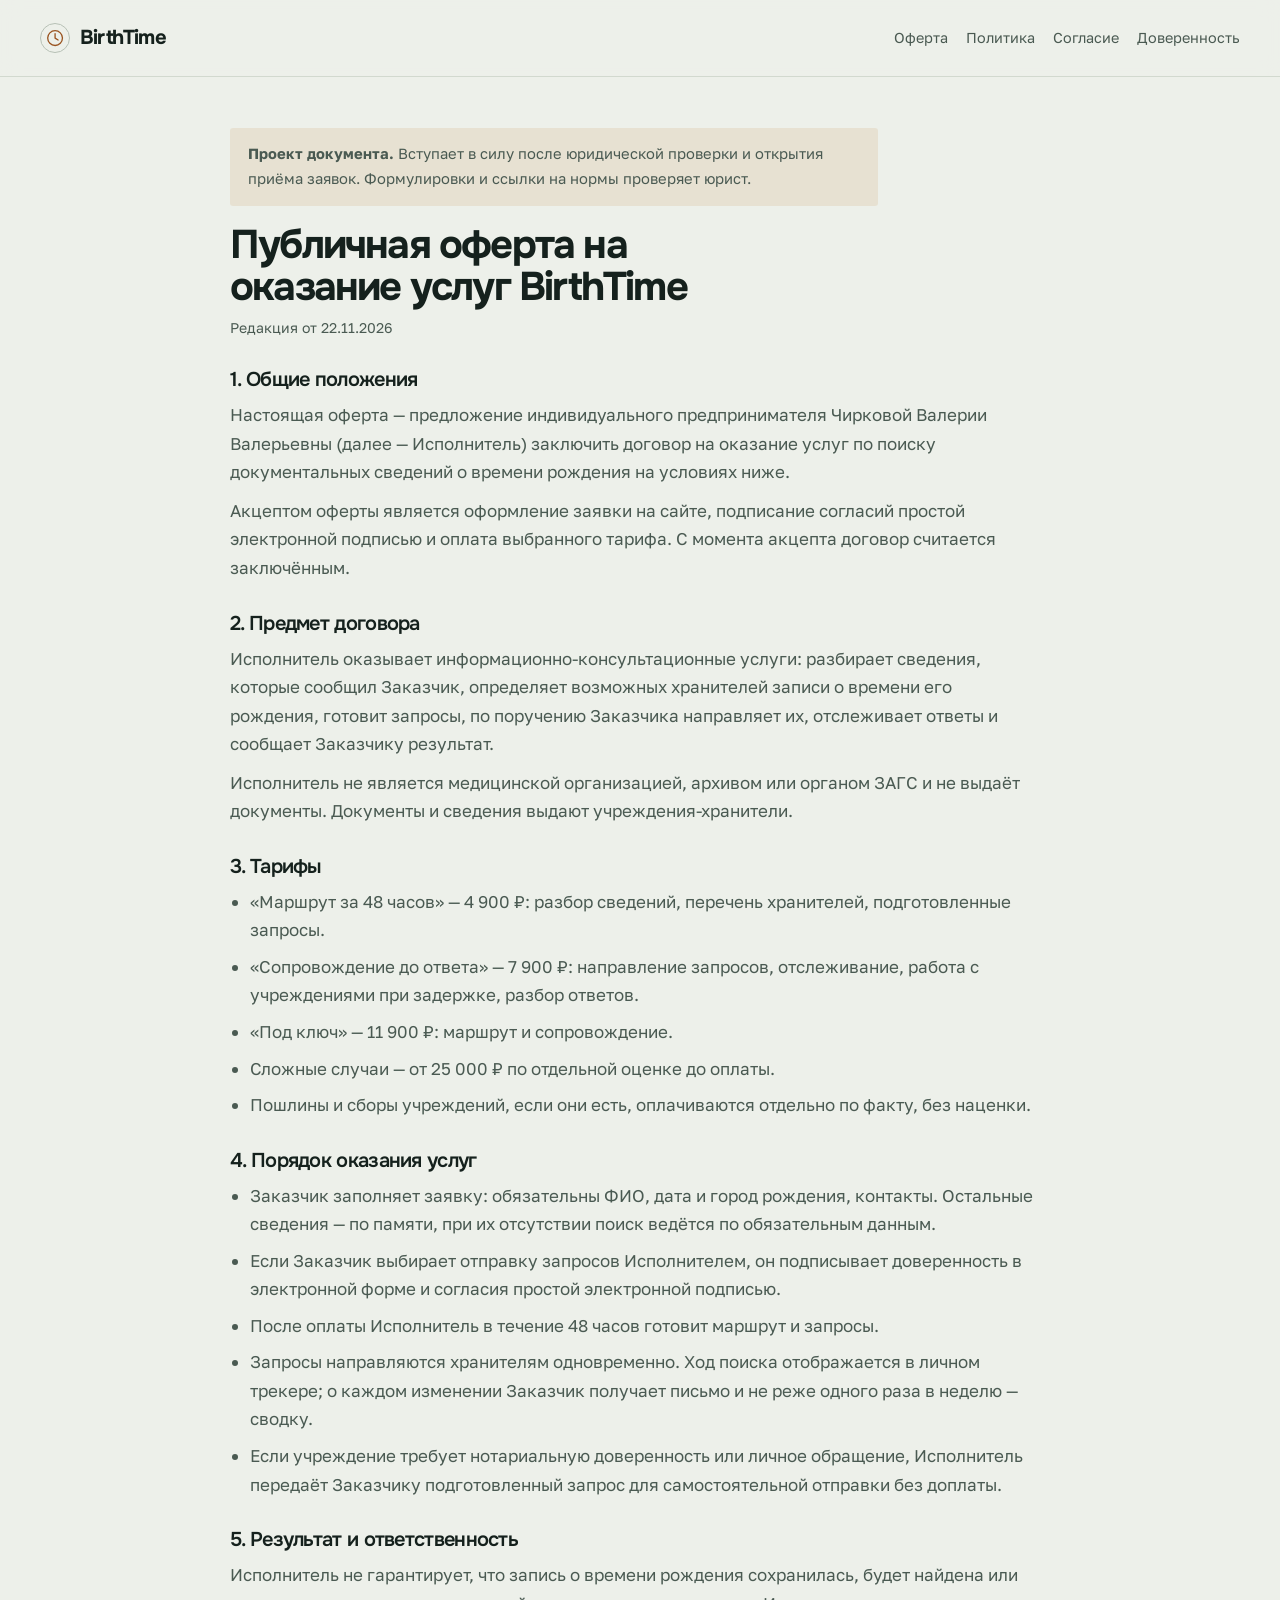
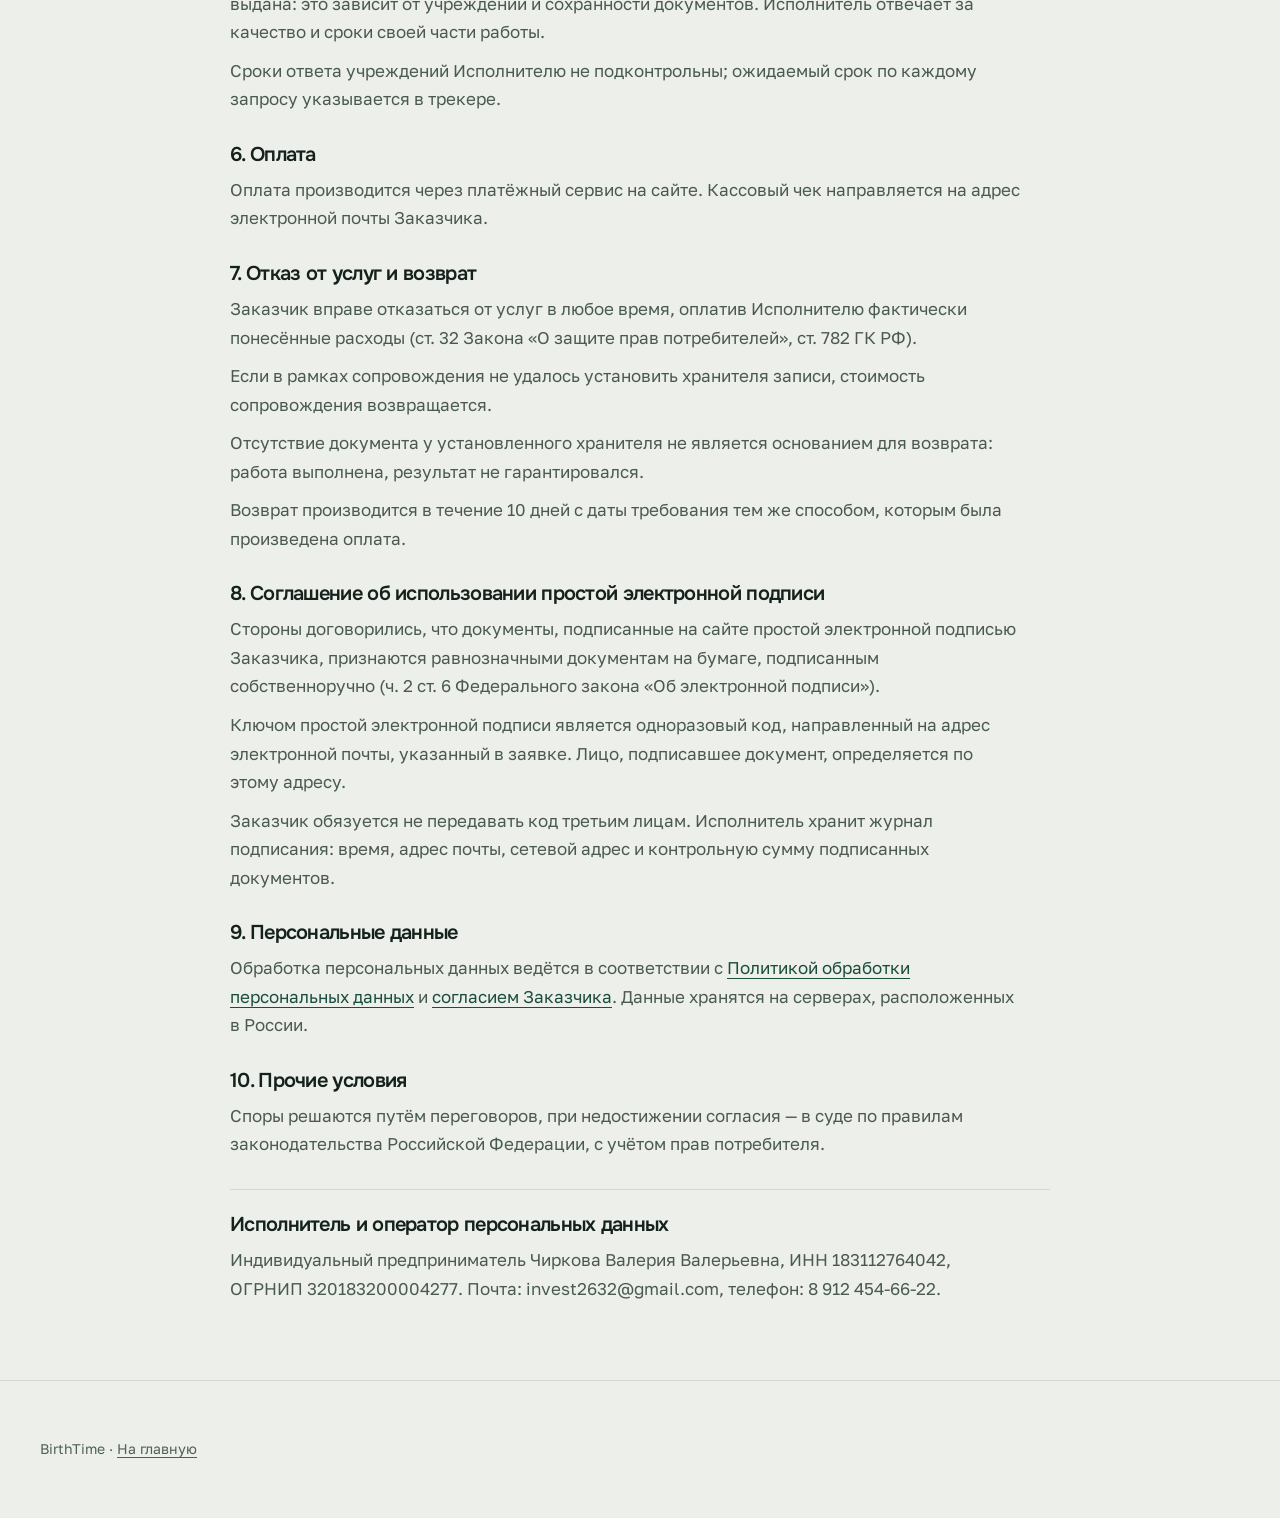
<file: legal/offer.html>
<!doctype html>
<html lang="ru">
<head>
<meta charset="utf-8">
<meta name="viewport" content="width=device-width,initial-scale=1">
<title>Публичная оферта на оказание услуг BirthTime — BirthTime</title>
<meta name="theme-color" content="#15211d">
<link rel="preconnect" href="https://fonts.googleapis.com">
<link rel="preconnect" href="https://fonts.gstatic.com" crossorigin>
<link rel="stylesheet" href="https://fonts.googleapis.com/css2?family=Golos+Text:wght@400;500;600&amp;family=Onest:wght@500;600;700&amp;display=swap">
<link rel="stylesheet" href="../style.css?v=20261122h">
</head>
<body class="legal-page">
<svg class="sprite" aria-hidden="true" focusable="false" width="0" height="0"><defs>
<symbol id="i-clock" viewBox="0 0 24 24"><circle cx="12" cy="12" r="8.8"/><path d="M12 6.8V12l3.6 2.3"/></symbol>
</defs></svg>
<header class="header"><div class="wrap header-inner">
  <a class="brand" href="../index.html"><span class="brand-mark" aria-hidden="true"><svg class="icon" width="18" height="18"><use href="#i-clock"/></svg></span>BirthTime</a>
  <nav class="legal-nav" aria-label="Документы">
    <a href="offer.html">Оферта</a><a href="privacy.html">Политика</a><a href="consent.html">Согласие</a><a href="power-of-attorney.html">Доверенность</a>
  </nav>
</div></header>
<main class="wrap legal">
<p class="legal-draft"><b>Проект документа.</b> Вступает в силу после юридической проверки и открытия приёма заявок. Формулировки и ссылки на нормы проверяет юрист.</p>
<h1>Публичная оферта на оказание услуг BirthTime</h1>
<p class="legal-meta">Редакция от 22.11.2026</p>
<section><h2>1. Общие положения</h2>
<p>Настоящая оферта — предложение индивидуального предпринимателя Чирковой Валерии Валерьевны (далее — Исполнитель) заключить договор на оказание услуг по поиску документальных сведений о времени рождения на условиях ниже.</p>
<p>Акцептом оферты является оформление заявки на сайте, подписание согласий простой электронной подписью и оплата выбранного тарифа. С момента акцепта договор считается заключённым.</p>
</section>
<section><h2>2. Предмет договора</h2>
<p>Исполнитель оказывает информационно-консультационные услуги: разбирает сведения, которые сообщил Заказчик, определяет возможных хранителей записи о времени его рождения, готовит запросы, по поручению Заказчика направляет их, отслеживает ответы и сообщает Заказчику результат.</p>
<p>Исполнитель не является медицинской организацией, архивом или органом ЗАГС и не выдаёт документы. Документы и сведения выдают учреждения-хранители.</p>
</section>
<section><h2>3. Тарифы</h2>
<ul><li>«Маршрут за 48 часов» — 4 900 ₽: разбор сведений, перечень хранителей, подготовленные запросы.</li><li>«Сопровождение до ответа» — 7 900 ₽: направление запросов, отслеживание, работа с учреждениями при задержке, разбор ответов.</li><li>«Под ключ» — 11 900 ₽: маршрут и сопровождение.</li><li>Сложные случаи — от 25 000 ₽ по отдельной оценке до оплаты.</li><li>Пошлины и сборы учреждений, если они есть, оплачиваются отдельно по факту, без наценки.</li></ul>
</section>
<section><h2>4. Порядок оказания услуг</h2>
<ul><li>Заказчик заполняет заявку: обязательны ФИО, дата и город рождения, контакты. Остальные сведения — по памяти, при их отсутствии поиск ведётся по обязательным данным.</li><li>Если Заказчик выбирает отправку запросов Исполнителем, он подписывает доверенность в электронной форме и согласия простой электронной подписью.</li><li>После оплаты Исполнитель в течение 48 часов готовит маршрут и запросы.</li><li>Запросы направляются хранителям одновременно. Ход поиска отображается в личном трекере; о каждом изменении Заказчик получает письмо и не реже одного раза в неделю — сводку.</li><li>Если учреждение требует нотариальную доверенность или личное обращение, Исполнитель передаёт Заказчику подготовленный запрос для самостоятельной отправки без доплаты.</li></ul>
</section>
<section><h2>5. Результат и ответственность</h2>
<p>Исполнитель не гарантирует, что запись о времени рождения сохранилась, будет найдена или выдана: это зависит от учреждений и сохранности документов. Исполнитель отвечает за качество и сроки своей части работы.</p>
<p>Сроки ответа учреждений Исполнителю не подконтрольны; ожидаемый срок по каждому запросу указывается в трекере.</p>
</section>
<section><h2>6. Оплата</h2>
<p>Оплата производится через платёжный сервис на сайте. Кассовый чек направляется на адрес электронной почты Заказчика.</p>
</section>
<section><h2>7. Отказ от услуг и возврат</h2>
<p>Заказчик вправе отказаться от услуг в любое время, оплатив Исполнителю фактически понесённые расходы (ст. 32 Закона «О защите прав потребителей», ст. 782 ГК РФ).</p>
<p>Если в рамках сопровождения не удалось установить хранителя записи, стоимость сопровождения возвращается.</p>
<p>Отсутствие документа у установленного хранителя не является основанием для возврата: работа выполнена, результат не гарантировался.</p>
<p>Возврат производится в течение 10 дней с даты требования тем же способом, которым была произведена оплата.</p>
</section>
<section><h2>8. Соглашение об использовании простой электронной подписи</h2>
<p>Стороны договорились, что документы, подписанные на сайте простой электронной подписью Заказчика, признаются равнозначными документам на бумаге, подписанным собственноручно (ч. 2 ст. 6 Федерального закона «Об электронной подписи»).</p>
<p>Ключом простой электронной подписи является одноразовый код, направленный на адрес электронной почты, указанный в заявке. Лицо, подписавшее документ, определяется по этому адресу.</p>
<p>Заказчик обязуется не передавать код третьим лицам. Исполнитель хранит журнал подписания: время, адрес почты, сетевой адрес и контрольную сумму подписанных документов.</p>
</section>
<section><h2>9. Персональные данные</h2>
<p>Обработка персональных данных ведётся в соответствии с <a href="privacy.html">Политикой обработки персональных данных</a> и <a href="consent.html">согласием Заказчика</a>. Данные хранятся на серверах, расположенных в России.</p>
</section>
<section><h2>10. Прочие условия</h2>
<p>Споры решаются путём переговоров, при недостижении согласия — в суде по правилам законодательства Российской Федерации, с учётом прав потребителя.</p>
</section>

<section class="legal-req"><h2>Исполнитель и оператор персональных данных</h2><p>Индивидуальный предприниматель Чиркова Валерия Валерьевна, ИНН 183112764042, ОГРНИП 320183200004277. Почта: invest2632@gmail.com, телефон: 8 912 454-66-22.</p></section>
</main>
<footer class="footer"><div class="wrap footer-inner"><p class="note">BirthTime · <a href="../index.html">На главную</a></p></div></footer>
</body>
</html>
</file>
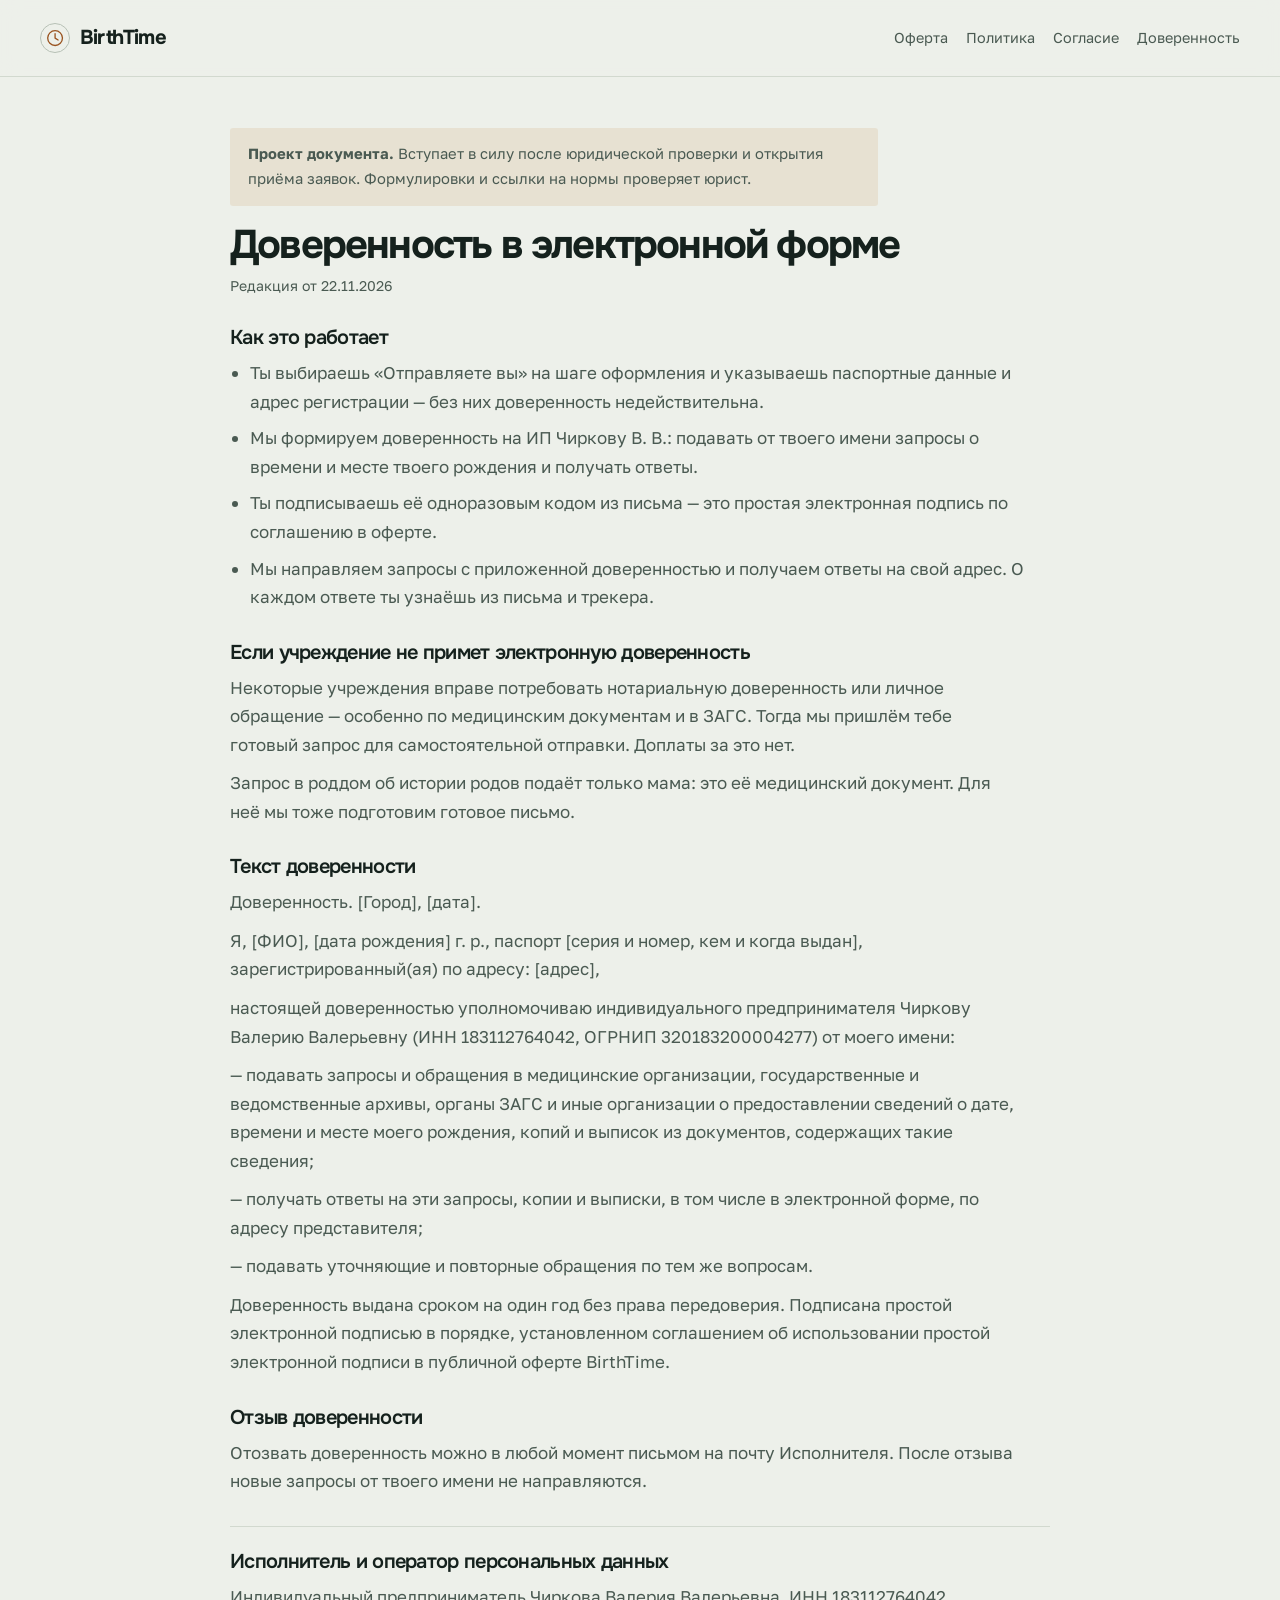
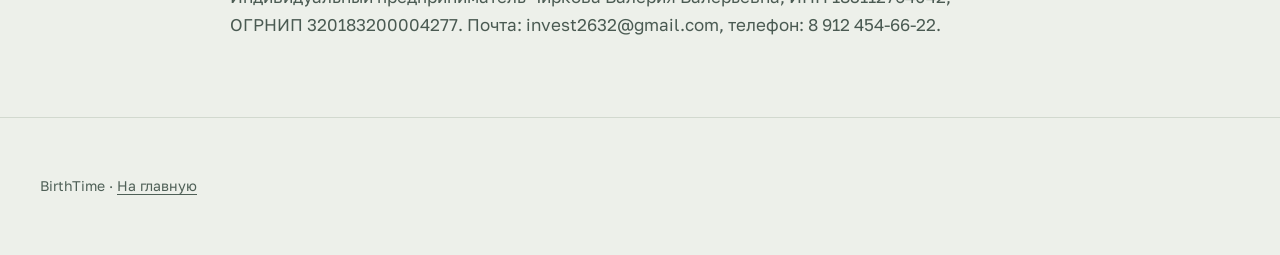
<file: legal/power-of-attorney.html>
<!doctype html>
<html lang="ru">
<head>
<meta charset="utf-8">
<meta name="viewport" content="width=device-width,initial-scale=1">
<title>Доверенность в электронной форме — BirthTime</title>
<meta name="theme-color" content="#15211d">
<link rel="preconnect" href="https://fonts.googleapis.com">
<link rel="preconnect" href="https://fonts.gstatic.com" crossorigin>
<link rel="stylesheet" href="https://fonts.googleapis.com/css2?family=Golos+Text:wght@400;500;600&amp;family=Onest:wght@500;600;700&amp;display=swap">
<link rel="stylesheet" href="../style.css?v=20261122h">
</head>
<body class="legal-page">
<svg class="sprite" aria-hidden="true" focusable="false" width="0" height="0"><defs>
<symbol id="i-clock" viewBox="0 0 24 24"><circle cx="12" cy="12" r="8.8"/><path d="M12 6.8V12l3.6 2.3"/></symbol>
</defs></svg>
<header class="header"><div class="wrap header-inner">
  <a class="brand" href="../index.html"><span class="brand-mark" aria-hidden="true"><svg class="icon" width="18" height="18"><use href="#i-clock"/></svg></span>BirthTime</a>
  <nav class="legal-nav" aria-label="Документы">
    <a href="offer.html">Оферта</a><a href="privacy.html">Политика</a><a href="consent.html">Согласие</a><a href="power-of-attorney.html">Доверенность</a>
  </nav>
</div></header>
<main class="wrap legal">
<p class="legal-draft"><b>Проект документа.</b> Вступает в силу после юридической проверки и открытия приёма заявок. Формулировки и ссылки на нормы проверяет юрист.</p>
<h1>Доверенность в электронной форме</h1>
<p class="legal-meta">Редакция от 22.11.2026</p>
<section><h2>Как это работает</h2>
<ul><li>Ты выбираешь «Отправляете вы» на шаге оформления и указываешь паспортные данные и адрес регистрации — без них доверенность недействительна.</li><li>Мы формируем доверенность на ИП Чиркову В. В.: подавать от твоего имени запросы о времени и месте твоего рождения и получать ответы.</li><li>Ты подписываешь её одноразовым кодом из письма — это простая электронная подпись по соглашению в оферте.</li><li>Мы направляем запросы с приложенной доверенностью и получаем ответы на свой адрес. О каждом ответе ты узнаёшь из письма и трекера.</li></ul>
</section>
<section><h2>Если учреждение не примет электронную доверенность</h2>
<p>Некоторые учреждения вправе потребовать нотариальную доверенность или личное обращение — особенно по медицинским документам и в ЗАГС. Тогда мы пришлём тебе готовый запрос для самостоятельной отправки. Доплаты за это нет.</p>
<p>Запрос в роддом об истории родов подаёт только мама: это её медицинский документ. Для неё мы тоже подготовим готовое письмо.</p>
</section>
<section><h2>Текст доверенности</h2>
<p>Доверенность. [Город], [дата].</p>
<p>Я, [ФИО], [дата рождения] г. р., паспорт [серия и номер, кем и когда выдан], зарегистрированный(ая) по адресу: [адрес],</p>
<p>настоящей доверенностью уполномочиваю индивидуального предпринимателя Чиркову Валерию Валерьевну (ИНН 183112764042, ОГРНИП 320183200004277) от моего имени:</p>
<p>— подавать запросы и обращения в медицинские организации, государственные и ведомственные архивы, органы ЗАГС и иные организации о предоставлении сведений о дате, времени и месте моего рождения, копий и выписок из документов, содержащих такие сведения;</p>
<p>— получать ответы на эти запросы, копии и выписки, в том числе в электронной форме, по адресу представителя;</p>
<p>— подавать уточняющие и повторные обращения по тем же вопросам.</p>
<p>Доверенность выдана сроком на один год без права передоверия. Подписана простой электронной подписью в порядке, установленном соглашением об использовании простой электронной подписи в публичной оферте BirthTime.</p>
</section>
<section><h2>Отзыв доверенности</h2>
<p>Отозвать доверенность можно в любой момент письмом на почту Исполнителя. После отзыва новые запросы от твоего имени не направляются.</p>
</section>

<section class="legal-req"><h2>Исполнитель и оператор персональных данных</h2><p>Индивидуальный предприниматель Чиркова Валерия Валерьевна, ИНН 183112764042, ОГРНИП 320183200004277. Почта: invest2632@gmail.com, телефон: 8 912 454-66-22.</p></section>
</main>
<footer class="footer"><div class="wrap footer-inner"><p class="note">BirthTime · <a href="../index.html">На главную</a></p></div></footer>
</body>
</html>
</file>
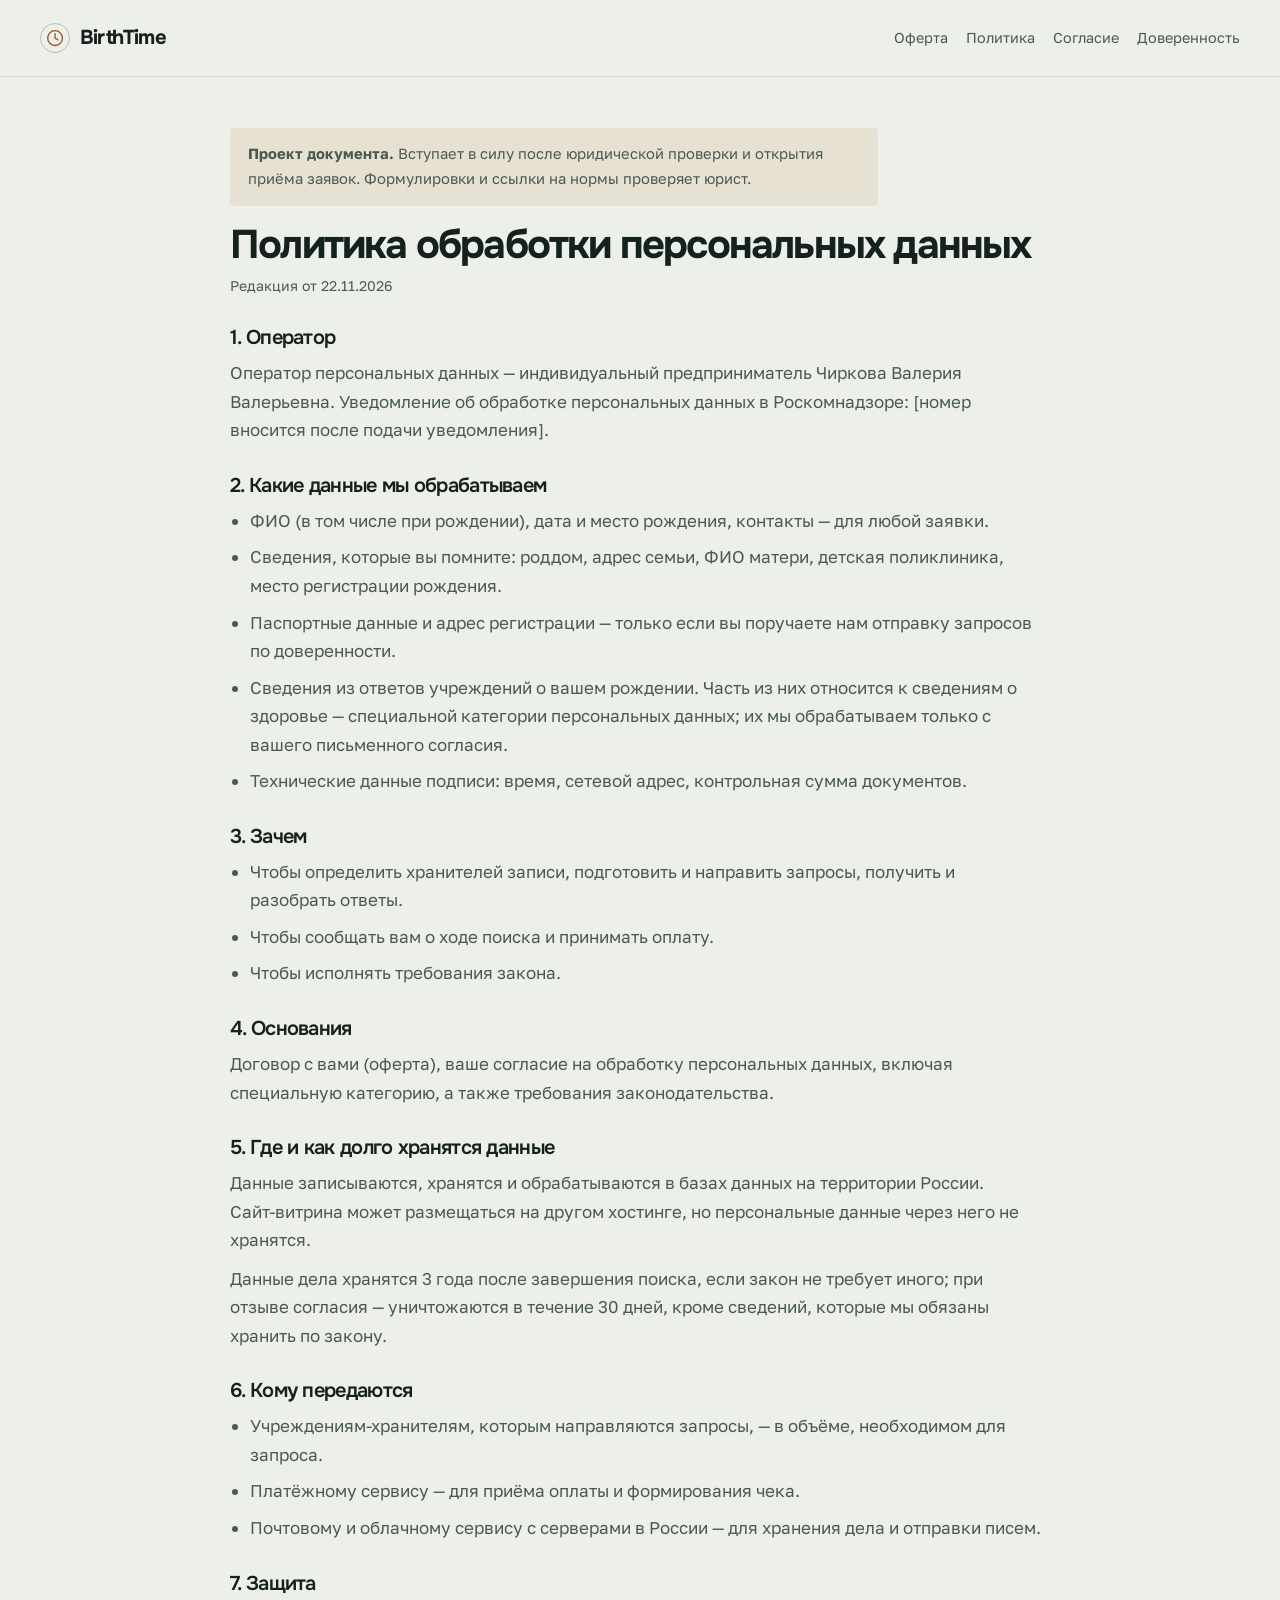
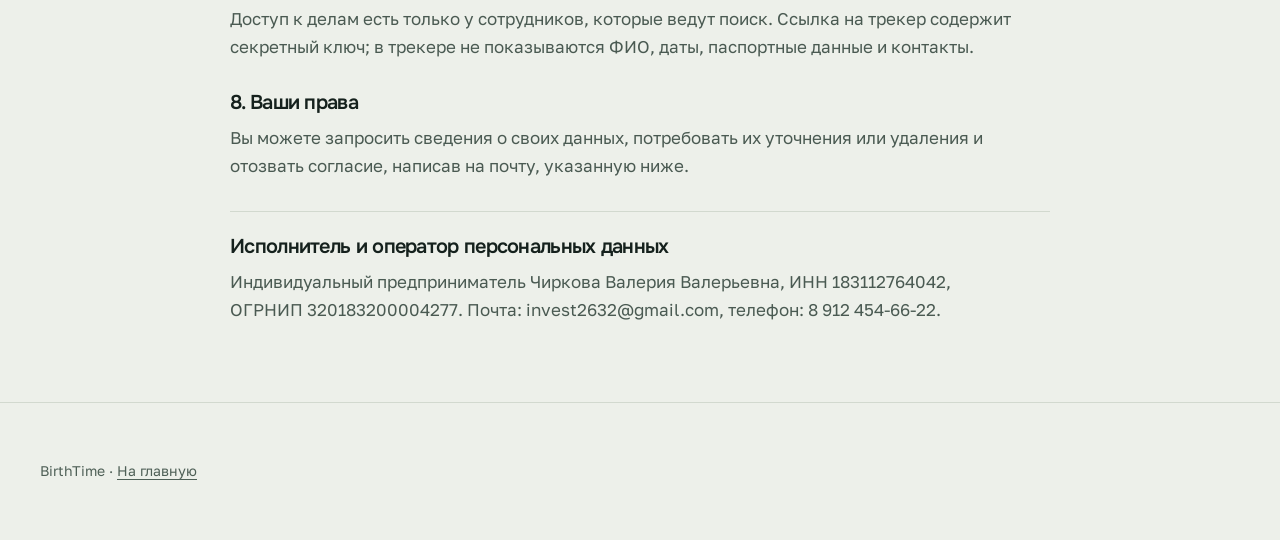
<file: legal/privacy.html>
<!doctype html>
<html lang="ru">
<head>
<meta charset="utf-8">
<meta name="viewport" content="width=device-width,initial-scale=1">
<title>Политика обработки персональных данных — BirthTime</title>
<meta name="theme-color" content="#15211d">
<link rel="preconnect" href="https://fonts.googleapis.com">
<link rel="preconnect" href="https://fonts.gstatic.com" crossorigin>
<link rel="stylesheet" href="https://fonts.googleapis.com/css2?family=Golos+Text:wght@400;500;600&amp;family=Onest:wght@500;600;700&amp;display=swap">
<link rel="stylesheet" href="../style.css?v=20261122h">
</head>
<body class="legal-page">
<svg class="sprite" aria-hidden="true" focusable="false" width="0" height="0"><defs>
<symbol id="i-clock" viewBox="0 0 24 24"><circle cx="12" cy="12" r="8.8"/><path d="M12 6.8V12l3.6 2.3"/></symbol>
</defs></svg>
<header class="header"><div class="wrap header-inner">
  <a class="brand" href="../index.html"><span class="brand-mark" aria-hidden="true"><svg class="icon" width="18" height="18"><use href="#i-clock"/></svg></span>BirthTime</a>
  <nav class="legal-nav" aria-label="Документы">
    <a href="offer.html">Оферта</a><a href="privacy.html">Политика</a><a href="consent.html">Согласие</a><a href="power-of-attorney.html">Доверенность</a>
  </nav>
</div></header>
<main class="wrap legal">
<p class="legal-draft"><b>Проект документа.</b> Вступает в силу после юридической проверки и открытия приёма заявок. Формулировки и ссылки на нормы проверяет юрист.</p>
<h1>Политика обработки персональных данных</h1>
<p class="legal-meta">Редакция от 22.11.2026</p>
<section><h2>1. Оператор</h2>
<p>Оператор персональных данных — индивидуальный предприниматель Чиркова Валерия Валерьевна. Уведомление об обработке персональных данных в Роскомнадзоре: [номер вносится после подачи уведомления].</p>
</section>
<section><h2>2. Какие данные мы обрабатываем</h2>
<ul><li>ФИО (в том числе при рождении), дата и место рождения, контакты — для любой заявки.</li><li>Сведения, которые вы помните: роддом, адрес семьи, ФИО матери, детская поликлиника, место регистрации рождения.</li><li>Паспортные данные и адрес регистрации — только если вы поручаете нам отправку запросов по доверенности.</li><li>Сведения из ответов учреждений о вашем рождении. Часть из них относится к сведениям о здоровье — специальной категории персональных данных; их мы обрабатываем только с вашего письменного согласия.</li><li>Технические данные подписи: время, сетевой адрес, контрольная сумма документов.</li></ul>
</section>
<section><h2>3. Зачем</h2>
<ul><li>Чтобы определить хранителей записи, подготовить и направить запросы, получить и разобрать ответы.</li><li>Чтобы сообщать вам о ходе поиска и принимать оплату.</li><li>Чтобы исполнять требования закона.</li></ul>
</section>
<section><h2>4. Основания</h2>
<p>Договор с вами (оферта), ваше согласие на обработку персональных данных, включая специальную категорию, а также требования законодательства.</p>
</section>
<section><h2>5. Где и как долго хранятся данные</h2>
<p>Данные записываются, хранятся и обрабатываются в базах данных на территории России. Сайт-витрина может размещаться на другом хостинге, но персональные данные через него не хранятся.</p>
<p>Данные дела хранятся 3 года после завершения поиска, если закон не требует иного; при отзыве согласия — уничтожаются в течение 30 дней, кроме сведений, которые мы обязаны хранить по закону.</p>
</section>
<section><h2>6. Кому передаются</h2>
<ul><li>Учреждениям-хранителям, которым направляются запросы, — в объёме, необходимом для запроса.</li><li>Платёжному сервису — для приёма оплаты и формирования чека.</li><li>Почтовому и облачному сервису с серверами в России — для хранения дела и отправки писем.</li></ul>
</section>
<section><h2>7. Защита</h2>
<p>Доступ к делам есть только у сотрудников, которые ведут поиск. Ссылка на трекер содержит секретный ключ; в трекере не показываются ФИО, даты, паспортные данные и контакты.</p>
</section>
<section><h2>8. Ваши права</h2>
<p>Вы можете запросить сведения о своих данных, потребовать их уточнения или удаления и отозвать согласие, написав на почту, указанную ниже.</p>
</section>

<section class="legal-req"><h2>Исполнитель и оператор персональных данных</h2><p>Индивидуальный предприниматель Чиркова Валерия Валерьевна, ИНН 183112764042, ОГРНИП 320183200004277. Почта: invest2632@gmail.com, телефон: 8 912 454-66-22.</p></section>
</main>
<footer class="footer"><div class="wrap footer-inner"><p class="note">BirthTime · <a href="../index.html">На главную</a></p></div></footer>
</body>
</html>
</file>
<file: style.css>
/* BirthTime — документальный поиск времени рождения.
   Визуальный мир: архивная бумага + астрономическая шкала.
   Акцент — латунь: ею отмечено всё, что связано с точностью минуты. */

:root{
  --paper:#edf0ea;
  --paper-2:#e3e9e1;
  --card:#fbfcf9;
  --ink:#15211d;
  --ink-2:#4a5a52;
  --line:#d2d9cf;
  --line-2:#b6c0b5;
  --tick:#a7b3a6;
  --green:#1b4d3e;
  --green-d:#12382d;
  --brass:#9a5522;
  --brass-l:#c08445;
  --dark:#10261f;
  --dark-2:#1b4034;
  --dark-ink:#f1efe6;
  --dark-ink-2:#b9c9bf;
  --ease:cubic-bezier(.16,1,.3,1);
}

*,*::before,*::after{box-sizing:border-box}
html{scroll-behavior:smooth;-webkit-text-size-adjust:100%}
body{
  margin:0;
  background:var(--paper);
  color:var(--ink);
  font:400 17px/1.68 'Golos Text','Segoe UI',system-ui,sans-serif;
  font-feature-settings:'kern' 1,'liga' 1;
  -webkit-font-smoothing:antialiased;
  text-rendering:optimizeLegibility;
}

/* Поверхности браузера тоже часть дизайна */
::selection{background:#d8e3cf;color:var(--ink)}
*{caret-color:var(--brass)}
html{scrollbar-color:var(--line-2) var(--paper);scrollbar-width:thin}
::-webkit-scrollbar{width:11px;height:11px}
::-webkit-scrollbar-track{background:var(--paper)}
::-webkit-scrollbar-thumb{background:var(--line-2);border:3px solid var(--paper);border-radius:99px}
::-webkit-scrollbar-thumb:hover{background:#9aa699}

a{color:inherit;text-decoration-thickness:1px;text-underline-offset:.22em}
a:focus-visible,summary:focus-visible,details:focus-visible{outline:2px solid var(--brass);outline-offset:3px;border-radius:2px}
img,svg{display:block;max-width:100%}
.sprite{position:absolute;width:0;height:0;overflow:hidden}
.icon{width:1em;height:1em;flex:none;fill:none;stroke:currentColor;stroke-width:1.6;stroke-linecap:round;stroke-linejoin:round}

.sr-only{position:absolute;width:1px;height:1px;padding:0;margin:-1px;overflow:hidden;clip:rect(0,0,0,0);white-space:nowrap;border:0}
.skip-link{position:absolute;top:10px;left:10px;z-index:30;transform:translateY(-160%);padding:12px 16px;background:var(--card);color:var(--ink);font-weight:600;box-shadow:0 10px 24px rgba(21,33,29,.18)}
.skip-link:focus{transform:none}

.wrap{width:calc(100% - 56px);max-width:1200px;margin-inline:auto}

/* ─ Типографика ─────────────────────────────────────────── */
h1,h2,h3{font-family:Onest,'Segoe UI',system-ui,sans-serif;font-weight:600;letter-spacing:-.035em;line-height:1.1;margin:0;text-wrap:balance}
h1{font-size:clamp(2.3rem,3.9vw,3.5rem);font-weight:700;line-height:1.05;letter-spacing:-.045em}
h1 em{font-style:normal;color:var(--green)}
h2{font-size:clamp(1.85rem,3.1vw,2.7rem)}
h3{font-size:1.32rem;letter-spacing:-.028em}
p{margin:0}

.section{padding-block:clamp(72px,8vw,124px);scroll-margin-top:16px}
.section-head{display:grid;grid-template-columns:minmax(0,1.15fr) minmax(0,1fr);gap:clamp(28px,5vw,80px);align-items:end;margin-bottom:clamp(40px,5vw,64px)}
.section-head p{color:var(--ink-2);max-width:46ch}
.section-head-stack{align-items:start}
.note{font-size:.875rem;line-height:1.6;color:#4f6057}

/* ─ Кнопки и ссылки ─────────────────────────────────────── */
.button{
  display:inline-flex;align-items:center;justify-content:center;gap:10px;
  background:var(--green);color:#fff;text-decoration:none;
  font-weight:600;font-size:.97rem;letter-spacing:-.005em;
  padding:15px 24px;min-height:52px;border-radius:2px;
  box-shadow:0 1px 0 rgba(255,255,255,.14) inset,0 10px 22px -12px rgba(18,56,45,.55);
  transition:background-color .18s ease,transform .18s var(--ease),box-shadow .22s var(--ease);
}
.button .icon{transition:transform .22s var(--ease)}
.button:hover{background:var(--green-d);box-shadow:0 1px 0 rgba(255,255,255,.14) inset,0 16px 30px -14px rgba(18,56,45,.6)}
.button:hover .icon{transform:translateX(3px)}
.button:active{transform:translateY(1px)}
.button-sm{min-height:44px;padding:11px 17px;font-size:.9rem}
.button-lg{min-height:58px;padding:17px 30px;font-size:1.03rem}
.button-light{background:var(--card);color:var(--green-d);box-shadow:0 10px 24px -14px rgba(0,0,0,.5)}
.button-light:hover{background:#fff}

.link-strong{
  display:inline-flex;align-items:center;gap:7px;
  font-weight:600;font-size:.97rem;color:var(--green);
  text-decoration-line:underline;text-decoration-color:var(--line-2);
  transition:text-decoration-color .18s ease,color .18s ease;
}
.link-strong .icon{transition:transform .22s var(--ease)}
.link-strong:hover{color:var(--brass);text-decoration-color:var(--brass)}
.link-strong:hover .icon{transform:translateX(3px)}

/* ─ Шапка ───────────────────────────────────────────────── */
.header{position:sticky;top:0;z-index:20;background:rgba(237,240,234,.88);backdrop-filter:saturate(1.3) blur(10px);border-bottom:1px solid var(--line)}
.header-inner{min-height:76px;display:flex;align-items:center;justify-content:space-between;gap:28px}
.brand{display:inline-flex;align-items:center;gap:10px;text-decoration:none;white-space:nowrap;font-family:Onest,system-ui,sans-serif;font-weight:700;font-size:1.26rem;letter-spacing:-.04em}
.brand-mark{display:grid;place-items:center;width:30px;height:30px;border:1px solid var(--line-2);border-radius:50%;color:var(--brass)}
.nav{display:flex;align-items:center;gap:30px}
.nav a{font-size:.925rem;font-weight:500;color:var(--ink-2);text-decoration:none;padding-block:6px;border-bottom:1px solid transparent;transition:color .18s ease,border-color .18s ease}
.nav a:hover{color:var(--ink);border-color:var(--brass)}
.nav-mobile{display:none}

/* ─ Герой ───────────────────────────────────────────────── */
.hero{background:linear-gradient(176deg,var(--paper) 0%,#e6ebe3 100%);border-bottom:1px solid var(--line)}
.hero-grid{display:grid;grid-template-columns:minmax(0,1fr) minmax(0,.86fr);gap:clamp(30px,4vw,60px);align-items:center;padding-block:clamp(40px,4.2vw,62px)}
.hero-lead{margin-top:22px;max-width:44ch;font-size:1.1rem;line-height:1.6;color:var(--ink-2)}
.hero-actions{display:flex;align-items:center;flex-wrap:wrap;gap:14px 24px;margin-top:28px}
.hero-foot{display:flex;align-items:flex-start;gap:9px;margin-top:24px;padding-top:20px;border-top:1px solid var(--line);max-width:54ch;font-size:.875rem;line-height:1.55;color:#4f6057}
.hero-foot .icon{color:var(--brass);margin-top:3px}

.hero-marks{list-style:none;margin:30px 0 0;padding:0;display:flex;flex-wrap:wrap;gap:10px 26px}
.hero-marks li{display:flex;align-items:center;gap:8px;font-size:.9rem;font-weight:500;color:var(--ink-2)}
.hero-marks .icon{color:var(--brass)}

/* ─ Промо-ролик первого экрана: фотокадры ──────────────── */
.reel{
  position:relative;margin:0;align-self:stretch;
  min-height:520px;overflow:hidden;border-radius:4px;isolation:isolate;
  background:#14231e;
  box-shadow:0 30px 60px -30px rgba(12,30,23,.6),0 0 0 1px rgba(21,33,29,.08);
}
.reel-stage{position:absolute;inset:0;display:grid}
.act{grid-area:1/1;position:relative;overflow:hidden;opacity:0}
.act:last-child{opacity:1}
.act-photo{
  position:absolute;inset:0;width:100%;height:100%;object-fit:cover;
  transform:scale(1.06);transform-origin:50% 55%;
}
.act-2 .act-photo{transform-origin:70% 40%}
.act-3 .act-photo{transform-origin:65% 50%}
.act-4 .act-photo{transform-origin:45% 55%}
.act::after{
  content:'';position:absolute;inset:0;pointer-events:none;
  background:linear-gradient(to top,rgba(10,22,17,.92) 0%,rgba(10,22,17,.62) 30%,rgba(10,22,17,.08) 58%,rgba(10,22,17,0) 72%);
}
.act-cap{
  position:absolute;left:0;right:0;bottom:0;z-index:1;
  margin:0;padding:0 clamp(22px,3vw,34px) clamp(26px,3vw,34px);
  color:#e9efe9;font-size:.98rem;line-height:1.5;
}
.act-cap b{
  display:block;max-width:22ch;margin-bottom:8px;
  font-family:Onest,system-ui,sans-serif;font-weight:700;
  font-size:clamp(1.38rem,2.1vw,1.72rem);line-height:1.14;letter-spacing:-.035em;color:#fff;
  text-wrap:balance;
}
.act-cap span{display:block;max-width:40ch;color:#c9d6cd}
.act-end{display:grid;place-items:center;background:radial-gradient(120% 90% at 30% 20%,#24493d 0%,#14231e 70%)}
.act-end::after{display:none}
.act-end-inner{display:grid;gap:14px;justify-items:start;max-width:30ch;padding:clamp(26px,4vw,40px);color:#e9efe9}
.act-end-kicker{font-size:.86rem;font-weight:500;color:#e2b27a}
.act-end-title{font-family:Onest,system-ui,sans-serif;font-weight:700;font-size:clamp(1.7rem,2.6vw,2.2rem);line-height:1.08;letter-spacing:-.04em;color:#fff;text-wrap:balance}
.act-end-text{color:#c9d6cd;line-height:1.5}
.act-end .button{margin-top:6px}
.reel-chips{position:absolute;top:clamp(18px,3vw,28px);left:clamp(18px,3vw,28px);z-index:1;list-style:none;margin:0;padding:0;display:grid;gap:8px}
.reel-chips li{display:flex;align-items:center;gap:9px;padding:8px 14px 8px 11px;border-radius:99px;background:rgba(12,26,20,.72);backdrop-filter:blur(6px);color:#fff;font-size:.88rem;font-weight:600;box-shadow:0 8px 20px -10px rgba(0,0,0,.6)}
.reel-chips em{font-style:normal;font-weight:400;color:#bfd0c5}
.rc-dot{width:8px;height:8px;border-radius:50%;background:#7fd1a4;box-shadow:0 0 0 3px rgba(127,209,164,.25)}
.reel-time{position:absolute;top:clamp(18px,3vw,30px);right:clamp(18px,3vw,30px);z-index:1;display:grid;justify-items:center;gap:2px;padding:14px 20px 12px;border-radius:14px;background:rgba(12,26,20,.74);backdrop-filter:blur(6px);color:#fff;box-shadow:0 14px 30px -14px rgba(0,0,0,.7)}
.reel-time b{font-family:Onest,system-ui,sans-serif;font-weight:700;font-size:clamp(1.9rem,3vw,2.5rem);letter-spacing:-.03em;font-variant-numeric:tabular-nums;line-height:1}
.rt-label{font-size:.68rem;letter-spacing:.12em;text-transform:uppercase;color:var(--brass-l)}
.rt-ring{position:absolute;inset:-2px;border-radius:16px;border:2px solid var(--brass-l);opacity:0}
.act::before{content:"";position:absolute;inset:0;z-index:1;pointer-events:none;opacity:0;background:linear-gradient(105deg,transparent 35%,rgba(255,226,170,.22) 48%,rgba(255,240,210,.32) 50%,rgba(255,226,170,.22) 52%,transparent 65%);transform:translateX(-60%)}
.act-end::before{display:none}
.reel-bar{position:absolute;left:0;right:0;bottom:0;z-index:2;height:3px;background:rgba(255,255,255,.14)}
.reel-bar span{display:block;height:100%;width:100%;background:var(--brass-l);transform-origin:0 50%;transform:scaleX(1)}

/* ─ Полоса доверия ──────────────────────────────────────── */
.proof{background:var(--card);border-bottom:1px solid var(--line)}
.proof-grid{display:grid;grid-template-columns:repeat(3,minmax(0,1fr));gap:12px 44px;list-style:none;margin:0;padding:22px 0}
.proof-grid li{display:flex;align-items:flex-start;gap:11px;font-size:.9rem;line-height:1.55;color:var(--ink-2)}
.proof-grid .icon{color:var(--brass);margin-top:2px}
.proof-grid b{color:var(--ink);font-weight:600}

/* ─ Реестровые строки ───────────────────────────────────── */
.ledger{margin:0;border-top:1px solid var(--line)}
.ledger-row{
  display:grid;grid-template-columns:54px minmax(0,.72fr) minmax(0,1.28fr);
  gap:8px 30px;align-items:baseline;
  padding:26px 14px 26px 0;border-bottom:1px solid var(--line);
  transition:background-color .2s ease;
}
.ledger-row:hover{background:rgba(251,252,249,.72)}
.ledger-row:hover .ledger-icon{color:var(--brass);border-color:var(--brass-l)}
.ledger-icon{transition:color .2s ease,border-color .2s ease}
.ledger-icon{grid-row:span 1;align-self:center;display:grid;place-items:center;width:46px;height:46px;border:1px solid var(--line-2);border-radius:50%;color:var(--green)}
.ledger dt{font-family:Onest,system-ui,sans-serif;font-size:1.24rem;font-weight:600;letter-spacing:-.03em;line-height:1.25}
.ledger dd{margin:0;color:var(--ink-2);max-width:62ch}
.ledger-tight .ledger-row{grid-template-columns:minmax(0,.72fr) minmax(0,1.28fr);padding-block:23px}

.split{display:grid;grid-template-columns:minmax(0,1fr) minmax(0,1.1fr);gap:clamp(20px,4vw,54px);align-items:center;margin-top:clamp(40px,5vw,58px);padding-top:clamp(28px,4vw,38px);border-top:1px solid var(--line)}
.split p{color:var(--ink-2)}

/* ─ Первый шаг ──────────────────────────────────────────── */
.start{background:var(--card);border-block:1px solid var(--line)}
.start-grid{display:grid;grid-template-columns:minmax(0,1.14fr) minmax(0,.86fr);gap:clamp(16px,2.5vw,26px);align-items:start}
.start-main{padding:clamp(28px,3.4vw,42px);background:var(--paper-2);border-radius:2px}
.start-aside{padding:clamp(28px,3.4vw,42px);border:1px solid var(--line);border-radius:2px}
.start-main>p,.start-aside>p{margin-top:13px;color:var(--ink-2);max-width:52ch}
.start-aside .link-strong{margin-top:16px}
.start-aside .note{margin-top:14px}

.checklist{list-style:none;margin:26px 0 0;padding:0;display:grid;gap:2px}
.checklist li{display:flex;align-items:center;gap:13px;padding:11px 0;font-weight:500;border-bottom:1px solid rgba(182,192,181,.55)}
.checklist li:last-child{border-bottom:0}
.tick{display:grid;place-items:center;width:25px;height:25px;flex:none;border-radius:50%;background:var(--green);color:#fff}
.warn{display:flex;align-items:flex-start;gap:10px;margin-top:24px;font-size:.875rem;line-height:1.58;color:#4f6057}
.warn .icon{color:var(--brass);margin-top:2px}

/* ─ Подсказка под ситуацию ──────────────────────────────── */
.pathways{display:grid;grid-template-columns:minmax(0,.8fr) minmax(0,1.2fr);gap:clamp(18px,3vw,52px);align-items:start;margin-top:clamp(38px,4.5vw,58px);padding-top:clamp(28px,3.5vw,40px);border-top:1px solid var(--line)}
.pathways-head p{margin-top:13px;color:var(--ink-2);max-width:42ch}
.pathway-list{border-top:1px solid var(--line)}
.pathway-list details{border-bottom:1px solid var(--line)}
.pathway-list summary{font-size:1.1rem;padding:19px 2px}
.pathway-body{padding:0 8px 22px 2px}
.pathway-body ol{margin:0;padding-left:1.25em;display:grid;gap:11px;color:var(--ink-2)}
.pathway-body ol li::marker{color:var(--brass);font-variant-numeric:tabular-nums}
.pathway-body .note{margin-top:16px}

.section-cta{display:flex;justify-content:center;margin-top:clamp(36px,4.5vw,56px)}

/* ─ Как идёт поиск ──────────────────────────────────────── */
.how{background:var(--paper-2)}
.steps{position:relative;list-style:none;margin:0;padding:0;display:grid;grid-template-columns:repeat(3,minmax(0,1fr));gap:clamp(20px,3vw,44px)}
.steps-path{position:absolute;top:24px;left:48px;right:48px;height:1px;background:linear-gradient(90deg,var(--brass-l),var(--line-2) 65%);transform-origin:0 50%;z-index:0}
.step{position:relative;z-index:1}
.step-node{display:grid;place-items:center;width:49px;height:49px;margin-bottom:24px;border:1px solid var(--line-2);border-radius:50%;background:var(--paper-2);color:var(--brass)}
.step h3{margin-bottom:11px}
.step p{color:var(--ink-2);max-width:40ch}

.deliverable{display:grid;grid-template-columns:minmax(0,.85fr) minmax(0,1.15fr);gap:clamp(18px,3vw,48px);align-items:start;margin-top:clamp(44px,5vw,66px);padding-top:clamp(28px,3.5vw,40px);border-top:1px solid var(--line)}
.deliverable-list{list-style:none;margin:0;padding:0;display:grid;gap:3px}
.deliverable-list li{position:relative;padding:11px 0 11px 26px;color:var(--ink-2);border-bottom:1px solid rgba(182,192,181,.5)}
.deliverable-list li:last-child{border-bottom:0}
.deliverable-list li::before{content:'';position:absolute;left:0;top:21px;width:9px;height:1px;background:var(--brass)}
.deliverable .note{grid-column:2;margin-top:14px}

/* ─ Ожидание приёма заявок ──────────────────────────────── */
.waiting{padding-block:clamp(56px,6vw,86px)}
.waiting-inner{max-width:760px;margin-inline:auto;text-align:center;padding:clamp(30px,4vw,48px);border:1px solid var(--line-2);border-radius:2px}
.waiting-inner h2{font-size:clamp(1.7rem,2.6vw,2.35rem)}
.waiting-inner p{margin-top:16px;color:var(--ink-2);max-width:62ch;margin-inline:auto}

/* ─ Честный блок ────────────────────────────────────────── */
.promise{background:var(--dark);color:var(--dark-ink);padding-block:clamp(72px,8vw,112px)}
.promise-inner{display:grid;grid-template-columns:minmax(0,1fr) minmax(0,1.05fr);gap:clamp(26px,5vw,72px);align-items:start}
.promise h2{color:#fff}
.promise p{color:var(--dark-ink-2);font-size:1.1rem;line-height:1.66;max-width:56ch}

/* ─ Вопросы ─────────────────────────────────────────────── */
.faq-list{border-top:1px solid var(--line)}
details{border-bottom:1px solid var(--line)}
summary{
  display:flex;align-items:center;justify-content:space-between;gap:24px;
  cursor:pointer;list-style:none;padding:23px 2px;
  font-family:Onest,system-ui,sans-serif;font-size:1.1rem;font-weight:600;letter-spacing:-.025em;line-height:1.3;
  transition:color .18s ease;
}
summary::-webkit-details-marker{display:none}
summary:hover{color:var(--brass)}
summary::after{
  content:'';flex:none;width:11px;height:11px;
  border-right:1.5px solid var(--brass);border-bottom:1.5px solid var(--brass);
  transform:rotate(45deg) translateY(-2px);
  transition:transform .26s var(--ease);
}
details[open] summary::after{transform:rotate(225deg) translateY(-2px)}
.faq-body{padding:0 54px 24px 2px}
.faq-body p{color:var(--ink-2);max-width:68ch}

/* ─ Завершение ──────────────────────────────────────────── */
.closing{background:var(--dark-2);color:var(--dark-ink);padding-block:clamp(56px,6vw,84px)}
.closing-inner{display:flex;align-items:center;justify-content:space-between;gap:clamp(26px,4vw,56px)}
.closing h2{color:#fff}
.closing p{margin-top:16px;color:var(--dark-ink-2);max-width:50ch}
.closing .button-lg{flex:none}

.footer{background:var(--paper);border-top:1px solid var(--line);padding-block:clamp(40px,4.5vw,58px);scroll-margin-top:20px}
.footer-grid{display:grid;grid-template-columns:minmax(0,1.25fr) minmax(0,.9fr) minmax(0,1fr);gap:clamp(26px,4vw,56px);align-items:start}
.footer-brand p{margin-top:14px;font-size:.9rem;color:var(--ink-2);max-width:34ch}
.footer-brand .note{margin-top:10px}
.footer-col h3{font-size:.76rem;font-weight:600;letter-spacing:.14em;text-transform:uppercase;color:#4f6057}
.contact-list{list-style:none;margin:16px 0 0;padding:0;display:grid;gap:9px}
.contact-list a{font-size:1.02rem;font-weight:500;color:var(--green);text-decoration-line:underline;text-decoration-color:var(--line-2);transition:color .18s ease,text-decoration-color .18s ease}
.contact-list a:hover{color:var(--brass);text-decoration-color:var(--brass)}
.footer-col .note{margin-top:14px;max-width:38ch}
.requisites{margin:16px 0 0}
.requisites>div{display:grid;gap:1px;padding:9px 0;border-bottom:1px solid rgba(182,192,181,.5)}
.requisites>div:last-child{border-bottom:0}
.requisites dt{font-size:.78rem;letter-spacing:.04em;color:#4f6057}
.requisites dd{margin:0;font-size:.95rem;font-weight:500;font-variant-numeric:tabular-nums}
.waiting-inner a{color:var(--green);text-decoration-color:var(--line-2)}
.waiting-inner a:hover{color:var(--brass)}

/* ─ Адаптив ─────────────────────────────────────────────── */
@media (max-width:1000px){
  .nav{gap:20px}
  .nav a{font-size:.875rem}
  .section-head{grid-template-columns:1fr;gap:20px;align-items:start}
  .ledger-row{grid-template-columns:48px minmax(0,1fr);gap:4px 20px}
  .ledger-icon{grid-row:span 2}
  .ledger-tight .ledger-row{grid-template-columns:1fr}
  .split,.promise-inner,.pathways{grid-template-columns:1fr;gap:18px}
  .start-grid{grid-template-columns:1fr}
  .steps{grid-template-columns:1fr;gap:4px}
  .steps-path{top:28px;bottom:28px;left:24px;right:auto;width:1px;height:auto;transform-origin:50% 0}
  .step{display:grid;grid-template-columns:49px minmax(0,1fr);gap:4px 20px;padding-block:14px}
  .step-node{grid-row:span 2;margin-bottom:0}
  .step h3{margin-bottom:6px}
}
@media (max-width:760px){
  .wrap{width:calc(100% - 36px)}
  .reel{min-height:0;aspect-ratio:4/4.9;margin-top:30px}
  .reel-chips li{font-size:.8rem;padding:6px 12px 6px 9px}
  .reel-time{padding:10px 14px 9px}
  .nav{display:none}
  .header-inner{min-height:0;flex-wrap:wrap;padding-top:13px}
  .nav-mobile{
    display:flex;order:3;flex-basis:100%;gap:22px;
    margin:0 -18px;padding:11px 18px 12px;
    overflow-x:auto;scrollbar-width:none;-webkit-overflow-scrolling:touch;
    border-top:1px solid var(--line);
  }
  .nav-mobile::-webkit-scrollbar{display:none}
  .nav-mobile a{flex:none;font-size:.875rem;font-weight:500;color:var(--ink-2);text-decoration:none;white-space:nowrap}
  .deliverable{grid-template-columns:1fr;gap:16px}
  .section-cta .button{width:100%}
  .deliverable .note{grid-column:1}
  .waiting-inner{text-align:left;padding:26px}
  .hero-grid{grid-template-columns:1fr;padding-block:40px 44px}
  .hero-visual{min-height:0;margin-top:34px;padding-bottom:14px;justify-items:start}
  .dial{width:min(84%,252px);margin-inline:0}
  .dial-time{font-size:2.05rem}
  .dial-core::before{width:118px;height:118px}
  .dial-label{font-size:.63rem}
  .paper{width:132px;right:0;bottom:-14px;padding:12px 12px 36px}
  .paper-lines{gap:10px}
  .paper-seal{width:36px;height:36px;right:11px;bottom:10px}
  .hero-actions{gap:12px}
  .hero-actions .button{width:100%}
  .proof-grid{grid-template-columns:1fr;gap:12px;padding:20px 0}
  .faq-body{padding-right:8px}
  .closing-inner{display:block}
  .closing .button-lg{margin-top:28px;width:100%}
  .footer-grid{grid-template-columns:1fr;gap:28px}
}
@media (max-width:380px){
  .wrap{width:calc(100% - 26px)}
  h1{font-size:2.15rem}
  .button-lg{padding-inline:20px}
}

/* ════════════════════════════════════════════════════════════
   MOTION — три авторских момента.
   Исходное состояние всегда финальное: без поддержки анимаций
   и при prefers-reduced-motion страница выглядит законченной.
   ════════════════════════════════════════════════════════════ */
@media (prefers-reduced-motion:no-preference){

  /* 1. Промо-ролик: четыре кадра о сути проекта сменяют друг друга.
        Без движения виден последний кадр — найденная минута. */
  .r-1,.r-2,.r-3,.r-4{animation:arrive .72s var(--ease) both}
  .r-2{animation-delay:.07s}
  .r-3{animation-delay:.14s}
  .r-4{animation-delay:.21s}
  .act{animation:reel-act 28s var(--ease) infinite}
  .act-2{animation-delay:-24s}
  .act-3{animation-delay:-20s}
  .act-4{animation-delay:-16s}
  .act-5{animation-delay:-12s}
  .act-6{animation-delay:-8s}
  .act-7{animation-delay:-4s}
  .reel-bar span{animation:reel-bar 28s linear infinite}
  .act-photo{animation:reel-kb 28s cubic-bezier(.3,.1,.3,1) infinite}
  .act-cap,.act-end-inner{animation:reel-cap 28s var(--ease) infinite}
  .act-2 .act-photo{animation-name:reel-kb2}
  .act-2 .act-photo,.act-2 .act-cap{animation-delay:-24s}
  .act-3 .act-photo,.act-3 .act-cap{animation-delay:-20s}
  .act-4 .act-photo,.act-4 .act-cap{animation-delay:-16s}
  .act-5 .act-photo,.act-5 .act-cap{animation-delay:-12s}
  .act-6 .act-photo,.act-6 .act-cap{animation-delay:-8s}
  .act-7 .act-end-inner{animation-delay:-4s}
  /* Пауза, чтобы дочитать; кнопка в финале доступна с клавиатуры */
  .reel:hover .act::before,.reel:hover .reel-chips li,.reel:hover .reel-time,.reel:hover .rt-ring,.reel:hover .act,.reel:hover .act-photo,.reel:hover .act-cap,.reel:hover .act-end-inner,.reel:hover .reel-bar span,
  .reel:focus-within .act::before,.reel:focus-within .reel-chips li,.reel:focus-within .reel-time,.reel:focus-within .rt-ring,.reel:focus-within .act,.reel:focus-within .act-photo,.reel:focus-within .act-cap,.reel:focus-within .act-end-inner,.reel:focus-within .reel-bar span{animation-play-state:paused}
  /* Моушн-слой: блик, всплывающие запросы, «приземление» минуты, пульс кнопки */
  .act::before{animation:reel-sweep 28s cubic-bezier(.4,0,.2,1) infinite}
  .act-2::before{animation-delay:-24s}
  .act-3::before{animation-delay:-20s}
  .act-4::before{animation-delay:-16s}
  .act-5::before{animation-delay:-12s}
  .act-6::before{animation-delay:-8s}
  .reel-chips li{animation:reel-chip 28s var(--ease) infinite}
  .reel-chips li:nth-child(1){animation-delay:-11.4s}
  .reel-chips li:nth-child(2){animation-delay:-10.85s}
  .reel-chips li:nth-child(3){animation-delay:-10.3s}
  .reel-time{animation:reel-stamp 28s var(--ease) -7.3s infinite}
  .rt-ring{animation:reel-ring 28s ease-out -7s infinite}
  .act-end .button{animation:reel-pulse 2.4s ease-in-out infinite}
  .act-7:focus-within{opacity:1;animation:none}
  .act-7:focus-within .act-end-inner{opacity:1;transform:none;animation:none}

  /* 2. Путь поиска: линия между шагами прочерчивается,
        узлы включаются по мере прокрутки секции. */
  @supports (animation-timeline:view()){
    .steps-path{animation:draw-path linear both;animation-timeline:view();animation-range:entry 22% cover 42%}
    .step-node{animation:node-in .5s var(--ease) both;animation-timeline:view();animation-range:entry 24% cover 44%}
    .steps .step:nth-child(3) .step-node{animation-range:entry 30% cover 50%}
    .steps .step:nth-child(4) .step-node{animation-range:entry 36% cover 56%}

    /* 3. Чек-лист первого шага: пункты отмечаются один за другим —
          действие выглядит коротким и выполнимым. */
    .checklist .tick{animation:tick-in .42s var(--ease) both;animation-timeline:view();animation-range:entry 30% cover 46%}
    .checklist li:nth-child(2) .tick{animation-range:entry 36% cover 52%}
    .checklist li:nth-child(3) .tick{animation-range:entry 42% cover 58%}
  }
}

@keyframes reel-act{
  0%{opacity:0;filter:blur(3px)}
  2%{opacity:1;filter:blur(0)}
  12.6%{opacity:1;filter:blur(0)}
  14.29%{opacity:0;filter:blur(3px)}
  100%{opacity:0}
}
@keyframes reel-kb{
  0%{transform:scale(1.04)}
  14.29%{transform:scale(1.12)}
  100%{transform:scale(1.12)}
}
@keyframes reel-kb2{
  0%{transform:scale(1.12)}
  14.29%{transform:scale(1.2)}
  100%{transform:scale(1.2)}
}
@keyframes reel-cap{
  0%,1.5%{opacity:0;transform:translateY(14px)}
  4%,12.4%{opacity:1;transform:none}
  14%,100%{opacity:0;transform:translateY(-6px)}
}
@keyframes reel-sweep{
  0%{opacity:0;transform:translateX(-60%)}
  1%{opacity:1}
  7%{opacity:1;transform:translateX(60%)}
  8%,100%{opacity:0;transform:translateX(60%)}
}
@keyframes reel-chip{
  0%{opacity:0;transform:translateX(-18px) scale(.92)}
  2.2%{opacity:1;transform:none}
  11%{opacity:1;transform:none}
  12.6%,100%{opacity:0;transform:translateX(-8px)}
}
@keyframes reel-dot{
  0%,100%{box-shadow:0 0 0 3px rgba(127,209,164,.25)}
  50%{box-shadow:0 0 0 7px rgba(127,209,164,0)}
}
@keyframes reel-stamp{
  0%{opacity:0;transform:scale(1.35) rotate(-4deg);filter:blur(4px)}
  2.6%{opacity:1;transform:scale(.97) rotate(0);filter:blur(0)}
  3.4%{transform:scale(1)}
  11.6%{opacity:1;transform:scale(1)}
  13%,100%{opacity:0;transform:scale(1)}
}
@keyframes reel-ring{
  0%{opacity:0;transform:scale(1)}
  .5%{opacity:.9;transform:scale(1)}
  4%{opacity:0;transform:scale(1.45)}
  100%{opacity:0;transform:scale(1.45)}
}
@keyframes reel-pulse{
  0%,100%{box-shadow:0 0 0 0 rgba(255,255,255,.45),0 10px 24px -14px rgba(0,0,0,.5)}
  60%{box-shadow:0 0 0 12px rgba(255,255,255,0),0 10px 24px -14px rgba(0,0,0,.5)}
}
@keyframes reel-bar{from{transform:scaleX(0)}to{transform:scaleX(1)}}
@keyframes arrive{
  from{opacity:0;transform:translateY(14px);filter:blur(5px)}
  to{opacity:1;transform:none;filter:blur(0)}
}
@keyframes hand-settle{
  from{transform:rotate(32deg);opacity:.25}
  55%{opacity:1}
  to{transform:rotate(102deg);opacity:1}
}
@keyframes paper-land{
  from{opacity:0;transform:rotate(7deg) translateY(22px)}
  to{opacity:1;transform:rotate(3.2deg) translateY(0)}
}
@keyframes draw-path{
  from{transform:scaleX(0)}
  to{transform:scaleX(1)}
}
@keyframes node-in{
  from{opacity:.3;transform:scale(.82);border-color:var(--line)}
  to{opacity:1;transform:none;border-color:var(--line-2)}
}
@keyframes tick-in{
  from{opacity:0;transform:scale(.55)}
  to{opacity:1;transform:none}
}

@media (max-width:1000px) and (prefers-reduced-motion:no-preference){
  @keyframes draw-path{from{transform:scaleY(0)}to{transform:scaleY(1)}}
}
@media (prefers-reduced-motion:reduce){
  html{scroll-behavior:auto}
}

/* Форматы и подготовка оплаты */
.pricing{background:var(--paper-2)}
.pricing-grid{display:grid;grid-template-columns:repeat(3,minmax(0,1fr));gap:18px}
.pricing-card{min-width:0;background:var(--card);border:1px solid var(--line);border-radius:2px;padding:clamp(24px,3vw,36px);display:flex;flex-direction:column;gap:14px}
.pricing-card p:not(.pricing-label):not(.pricing-price){color:var(--ink-2)}
.pricing-card .link-strong{margin-top:auto;align-self:flex-start}
.pricing-label{align-self:flex-start;display:inline-flex;align-items:center;gap:7px;padding:5px 11px;border:1px solid var(--line-2);border-radius:99px;font-size:.76rem;font-weight:500;letter-spacing:0;color:var(--ink-2)}
.pricing-label::before{content:"";width:6px;height:6px;border-radius:50%;background:var(--line-2)}
.pricing-card:first-child .pricing-label{color:var(--green);border-color:rgba(27,77,62,.35)}
.pricing-card:first-child .pricing-label::before{background:var(--green)}
.pricing-price{font-family:Onest,system-ui,sans-serif;font-weight:600;color:var(--ink);font-size:1.12rem;letter-spacing:-.02em}
.payment-explainer{display:grid;grid-template-columns:repeat(2,minmax(0,1fr));gap:clamp(24px,5vw,64px);padding-top:clamp(36px,5vw,56px)}
.payment-explainer h3{margin-bottom:12px}.payment-explainer p{color:var(--ink-2)}
.pricing-status{display:flex;align-items:flex-start;gap:11px;margin-top:32px;padding:18px 22px;border:1px solid var(--line-2);border-radius:2px;background:var(--card);font-size:.925rem;color:var(--ink-2)}
.pricing-status::before{content:"";flex:none;width:7px;height:7px;margin-top:8px;border-radius:50%;background:var(--brass)}
@media(max-width:760px){.pricing-grid,.payment-explainer{grid-template-columns:1fr}}

/* ─ Проверка шансов ─────────────────────────────────────── */
.check{background:var(--card);border-bottom:1px solid var(--line)}
.check-grid{display:grid;grid-template-columns:minmax(0,.9fr) minmax(0,1.1fr);gap:clamp(28px,5vw,72px);align-items:start}
.check-copy p{margin-top:18px;color:var(--ink-2);max-width:44ch}
.check-points{list-style:none;margin:24px 0 0;padding:0;display:grid;gap:10px}
.check-points li{display:flex;align-items:center;gap:10px;font-weight:500}
.check-points .icon{color:var(--green)}
.check-form{display:grid;gap:16px;padding:clamp(24px,3vw,36px);background:var(--paper-2);border-radius:3px}
.field{display:grid;gap:7px}
.field label{font-size:.9rem;font-weight:600;color:var(--ink)}
.field select,.field input{
  width:100%;min-height:52px;padding:12px 14px;border:1px solid var(--line-2);border-radius:3px;
  background:var(--card);color:var(--ink);font:inherit;font-size:1rem;
  transition:border-color .18s ease,box-shadow .18s ease;
}
.field select:focus,.field input:focus{outline:none;border-color:var(--green);box-shadow:0 0 0 3px rgba(27,77,62,.15)}
.field input[aria-invalid="true"]{border-color:#a3402c}
.field-error{font-size:.85rem;color:#8f3522}
.check-form .button{justify-self:start}
.check-result{display:grid;gap:14px;margin-top:6px;padding-top:20px;border-top:1px solid var(--line-2)}
.cr-head{display:flex;align-items:center;flex-wrap:wrap;gap:10px 14px}
.cr-level{padding:6px 13px;border-radius:99px;font-family:Onest,system-ui,sans-serif;font-weight:600;font-size:.95rem}
.cr-high{background:rgba(27,77,62,.12);color:var(--green)}
.cr-mid{background:rgba(192,132,69,.16);color:var(--brass)}
.cr-low{background:rgba(110,120,114,.15);color:var(--ink-2)}
.cr-meta{font-size:.9rem;color:var(--ink-2)}
.cr-reasons{margin:0;padding-left:1.15em;display:grid;gap:6px;color:var(--ink-2);font-size:.95rem}
.cr-sub{font-weight:600;margin-top:4px}
.cr-holders{list-style:none;margin:0;padding:0;display:grid;gap:8px}
.cr-holder{display:flex;align-items:center;justify-content:space-between;gap:12px;padding:12px 14px;background:var(--card);border:1px solid var(--line);border-radius:3px}
.cr-holder-text{display:grid;gap:2px;min-width:0}
.cr-holder-text b{font-weight:600}
.cr-holder-text span{font-size:.86rem;color:var(--ink-2)}
.cr-tag{flex:none;padding:4px 10px;border-radius:99px;font-size:.76rem;font-weight:500;white-space:nowrap}
.cr-tag-ok{background:rgba(27,77,62,.1);color:var(--green)}
.cr-tag-check{background:rgba(192,132,69,.14);color:var(--brass)}
.cr-note{font-size:.95rem}
.cr-fine{font-size:.82rem;color:#4f6057}
.check-result .button{justify-self:start}

.source-list{list-style:none;margin:14px 0 0;padding:0;display:grid;gap:10px}
.source-list li{color:var(--ink-2);font-size:.95rem;padding-left:16px;position:relative}
.source-list li::before{content:"";position:absolute;left:0;top:.7em;width:7px;height:1px;background:var(--brass)}
.source-list b{color:var(--ink);font-weight:600}
.start-aside .source-list + p{margin-top:14px;font-size:.9rem}

/* ─ Трекер: превью на главной ───────────────────────────── */
.tracker-sec{background:var(--card);border-block:1px solid var(--line)}
.tracker-preview{border-radius:4px;background:var(--paper);overflow:hidden;box-shadow:0 22px 44px -30px rgba(18,42,32,.35)}
.tp-head{display:flex;align-items:center;flex-wrap:wrap;gap:8px 16px;padding:16px 20px;border-bottom:1px solid var(--line);background:var(--card)}
.tp-tag{display:inline-block;padding:3px 10px;border-radius:99px;background:rgba(192,132,69,.16);color:var(--brass);font-size:.75rem;font-weight:600}
.tp-case{font-family:Onest,system-ui,sans-serif;font-weight:600}
.tp-stage{margin-left:auto;font-size:.88rem;color:var(--ink-2)}
.tp-list{list-style:none;margin:0;padding:0}
.tp-row{display:grid;grid-template-columns:14px minmax(0,1.2fr) minmax(0,1fr) auto;align-items:center;gap:14px;padding:16px 20px;border-bottom:1px solid var(--line)}
.tp-row:last-child{border-bottom:0}
.tp-dot{width:10px;height:10px;border-radius:50%;background:var(--line-2)}
.tp-holder{display:grid;gap:2px}
.tp-holder span{font-size:.85rem;color:var(--ink-2)}
.tp-status{font-size:.92rem;font-weight:500}
.tp-days{font-size:.85rem;color:var(--ink-2);font-variant-numeric:tabular-nums;white-space:nowrap}
.tp-row.is-done .tp-dot{background:var(--green)}
.tp-row.is-done .tp-status{color:var(--green)}
.tp-row.is-work .tp-dot{background:var(--brass-l)}
.tp-row.is-sent .tp-dot{background:#8fa79a}
.tracker-more{margin-top:20px}

/* ─ Тарифы: четыре карточки ─────────────────────────────── */
.pricing-grid-4{grid-template-columns:repeat(4,minmax(0,1fr))}
.pricing-card.is-featured{border-color:var(--green);box-shadow:0 0 0 1px var(--green)}
.pricing-card.is-featured .pricing-label{color:#fff;background:var(--green);border-color:var(--green)}
.pricing-card.is-featured .pricing-label::before{background:#fff}
.pricing-price s{margin-left:6px;font-family:"Golos Text",system-ui,sans-serif;font-weight:400;font-size:.9rem;color:#56675e}
.pricing-note{margin-top:22px;font-size:.92rem;color:var(--ink-2)}

/* ─ Страница статуса ────────────────────────────────────── */
.st-main{padding-block:clamp(36px,5vw,64px)}
.st-loading{color:var(--ink-2)}
.st-head h1{margin-top:10px;font-size:clamp(1.9rem,3.4vw,2.6rem)}
.st-sub{margin-top:8px;color:var(--ink-2)}
.st-stages{list-style:none;margin:30px 0 0;padding:0;display:grid;grid-template-columns:repeat(5,minmax(0,1fr));gap:8px}
.st-stages li{position:relative;display:grid;gap:10px;padding-top:4px}
.st-stage-dot{display:block;height:4px;border-radius:99px;background:var(--line)}
.st-stages li.is-done .st-stage-dot{background:var(--green)}
.st-stages li.is-now .st-stage-dot{background:linear-gradient(90deg,var(--green) 55%,var(--line) 55%)}
.st-stage-title{font-size:.86rem;color:var(--ink-2)}
.st-stages li.is-now .st-stage-title{color:var(--ink);font-weight:600}
.st-summary{display:grid;grid-template-columns:repeat(4,minmax(0,1fr));gap:12px;margin-top:28px}
.st-sum{display:grid;gap:4px;padding:16px 18px;background:var(--card);border:1px solid var(--line);border-radius:3px}
.st-sum-label{font-size:.82rem;color:var(--ink-2)}
.st-sum b{font-family:Onest,system-ui,sans-serif;font-weight:600;font-size:1.05rem}
.st-reqs,.st-feed{margin-top:42px}
.st-reqs h2,.st-feed h2{font-size:1.5rem;margin-bottom:16px}
.st-req{display:grid;gap:14px;padding:20px 22px;margin-bottom:12px;background:var(--card);border:1px solid var(--line);border-radius:4px}
.st-req-top{display:flex;align-items:flex-start;justify-content:space-between;gap:16px}
.st-req-name h3{font-size:1.15rem}
.st-req-name p{margin-top:4px;font-size:.88rem;color:var(--ink-2)}
.st-chip{flex:none;padding:5px 12px;border-radius:99px;font-size:.8rem;font-weight:600;white-space:nowrap}
.st-chip-done{background:rgba(27,77,62,.12);color:var(--green)}
.st-chip-work{background:rgba(192,132,69,.16);color:var(--brass)}
.st-chip-sent,.st-chip-idle{background:rgba(110,120,114,.14);color:var(--ink-2)}
.st-chip-warn{background:rgba(192,132,69,.2);color:#7a4417}
.st-chip-bad{background:rgba(163,64,44,.12);color:#8f3522}
.st-bar{height:6px;border-radius:99px;background:var(--paper-2);overflow:hidden}
.st-bar-fill{display:block;height:100%;border-radius:99px;background:var(--brass-l)}
.st-done .st-bar-fill{background:var(--green)}
.st-bad .st-bar-fill{background:#a3402c}
.st-req-meta{display:grid;grid-template-columns:repeat(3,minmax(0,1fr));gap:10px;margin:0}
.st-req-meta dt{font-size:.78rem;color:var(--ink-2)}
.st-req-meta dd{margin:2px 0 0;font-size:.92rem;font-variant-numeric:tabular-nums}
.st-req-result{padding:12px 14px;background:rgba(27,77,62,.07);border-radius:3px;color:var(--green);font-weight:500;font-size:.94rem}
.st-events{list-style:none;margin:0;padding:0;border-left:1px solid var(--line-2)}
.st-events li{display:grid;grid-template-columns:110px minmax(0,1fr);gap:12px;padding:10px 0 10px 18px;position:relative}
.st-events li::before{content:"";position:absolute;left:-4px;top:17px;width:7px;height:7px;border-radius:50%;background:var(--brass-l)}
.st-events time{font-size:.86rem;color:var(--ink-2);font-variant-numeric:tabular-nums}
.st-fine{margin-top:32px;max-width:70ch}

@media (max-width:1000px){
  .check-grid{grid-template-columns:1fr}
  .pricing-grid-4{grid-template-columns:repeat(2,minmax(0,1fr))}
  .st-summary{grid-template-columns:repeat(2,minmax(0,1fr))}
}
@media (max-width:760px){
  .pricing-grid-4{grid-template-columns:1fr}
  .check-form .button,.check-result .button{justify-self:stretch}
  .cr-holder{flex-direction:column;align-items:flex-start}
  .tp-row{grid-template-columns:14px minmax(0,1fr);row-gap:4px}
  .tp-status,.tp-days{grid-column:2}
  .tp-stage{margin-left:0}
  .st-stages{grid-template-columns:1fr;gap:10px}
  .st-stages li{grid-template-columns:40px minmax(0,1fr);align-items:center}
  .st-req-top{flex-direction:column}
  .st-req-meta{grid-template-columns:1fr}
  .st-events li{grid-template-columns:1fr;gap:2px}
}

/* ─ Оформление поиска ───────────────────────────────────── */
.ord{padding-block:clamp(32px,4vw,56px) clamp(56px,6vw,90px);max-width:880px}
.ord h1{font-size:clamp(2rem,3.6vw,2.8rem)}
.ord-lead{margin-top:12px;color:var(--ink-2);max-width:60ch}
.ord-demo{margin-bottom:24px;padding:14px 18px;border:1px solid var(--line-2);border-radius:3px;background:var(--card);font-size:.92rem;color:var(--ink-2)}
.ord-demo b{color:var(--brass)}
.ord-steps{list-style:none;margin:28px 0 30px;padding:0;display:grid;grid-template-columns:repeat(5,minmax(0,1fr));gap:8px}
.ord-steps li{display:grid;gap:8px;font-size:.84rem;color:var(--ink-2)}
.ord-steps li span{display:grid;place-items:center;width:30px;height:30px;border-radius:50%;border:1px solid var(--line-2);background:var(--card);font-weight:600;color:var(--ink-2)}
.ord-steps li.is-now{color:var(--ink);font-weight:600}
.ord-steps li.is-now span{border-color:var(--green);background:var(--green);color:#fff}
.ord-steps li.is-done span{border-color:var(--green);color:var(--green)}
.ord-step{padding:clamp(22px,3vw,34px);background:var(--card);border:1px solid var(--line);border-radius:4px}
.ord-step h2{font-size:1.6rem;margin-bottom:18px}
.ord-note{color:var(--ink-2);font-size:.95rem;margin-bottom:18px}
.ord-grid{display:grid;grid-template-columns:repeat(2,minmax(0,1fr));gap:16px 18px}
.field-wide{grid-column:1/-1}
.hint{font-size:.82rem;color:#4f6057}
.ord-check label,.ord-docs label,.ord-consents label{display:flex;align-items:flex-start;gap:10px;font-weight:400;font-size:.95rem;line-height:1.45;cursor:pointer}
.ord-check input,.ord-docs input,.ord-consents input{width:18px;height:18px;min-height:0;margin-top:2px;flex:none;accent-color:var(--green)}
.ord-docs{border:0;padding:0;margin:0;display:grid;gap:10px}
.ord-docs legend,.ord-consents legend,.ord-choice legend{font-weight:600;margin-bottom:10px;padding:0}
.ord-hint-home{padding:12px 14px;border-radius:3px;background:rgba(27,77,62,.08);color:var(--green);font-size:.92rem}
.ord-plan{margin-top:22px}
.ord-plan h3{font-size:1.1rem;margin-bottom:10px}
.ord-plan-list{list-style:none;margin:0;padding:0;display:grid;gap:8px}
.ord-plan-list li{display:grid;grid-template-columns:minmax(0,1fr) auto;gap:2px 12px;padding:12px 14px;border:1px solid var(--line);border-radius:3px;background:var(--paper)}
.ord-plan-list b{font-weight:600}
.ord-plan-list span{grid-column:1;font-size:.86rem;color:var(--ink-2)}
.ord-plan-list em{grid-column:2;grid-row:1/3;align-self:center;font-style:normal}
.ord-choice{border:0;padding:0;margin:0 0 22px;display:grid;grid-template-columns:repeat(2,minmax(0,1fr));gap:12px}
.ord-choice legend{grid-column:1/-1}
.ord-tariffs{grid-template-columns:repeat(3,minmax(0,1fr));margin-top:26px}
.ord-card{position:relative;display:grid;gap:6px;padding:16px 18px;border:1px solid var(--line-2);border-radius:4px;background:var(--paper);cursor:pointer;transition:border-color .18s ease,box-shadow .18s ease}
.ord-card input{position:absolute;opacity:0;pointer-events:none}
.ord-card b{font-family:Onest,system-ui,sans-serif;font-weight:600;font-size:1.05rem}
.ord-card b em{margin-left:6px;padding:2px 8px;border-radius:99px;background:rgba(27,77,62,.1);color:var(--green);font-style:normal;font-size:.72rem;font-weight:600;vertical-align:2px}
.ord-card span{font-size:.88rem;color:var(--ink-2);line-height:1.45}
.ord-card strong{font-family:Onest,system-ui,sans-serif;font-size:1.1rem;margin-top:4px}
.ord-card.is-picked{border-color:var(--green);box-shadow:0 0 0 1px var(--green)}
.ord-card:has(input:focus-visible){outline:2px solid var(--brass);outline-offset:2px}
.ord-warn{padding:12px 14px;border-radius:3px;background:rgba(192,132,69,.12);color:#6d3d14;font-size:.9rem}
.ord-docs-list{display:grid;gap:10px;margin-bottom:22px}
.ord-doc{border:1px solid var(--line);border-radius:3px;background:var(--paper)}
.ord-doc summary{padding:14px 16px;font-family:'Golos Text',system-ui,sans-serif;font-size:.95rem;font-weight:600}
.ord-doc-body{padding:0 16px 16px;display:grid;gap:8px;font-size:.9rem;color:var(--ink-2)}
.ord-consents{border:0;padding:0;margin:0;display:grid;gap:12px}
.ord-consents a{color:var(--green)}
.ord-sum{display:grid;grid-template-columns:repeat(2,minmax(0,1fr));gap:10px;margin:0 0 20px}
.ord-sum div{padding:14px 16px;border:1px solid var(--line);border-radius:3px;background:var(--paper)}
.ord-sum dt{font-size:.8rem;color:var(--ink-2)}
.ord-sum dd{margin:4px 0 0;font-weight:600}
.ord-sign{display:grid;gap:12px;max-width:420px}
.ord-resend{justify-self:start;background:none;border:0;padding:0;cursor:pointer;font:inherit}
.ord-final{display:grid;gap:16px;justify-items:start}
.ord-error{margin-top:14px;padding:12px 14px;border-radius:3px;background:rgba(163,64,44,.08)}
.ord-nav{display:flex;justify-content:space-between;gap:12px;margin-top:20px}
.ord-nav .button[hidden]{display:none}
.ord-back{background:transparent;color:var(--green);box-shadow:none;border:1px solid var(--line-2)}
.ord-back:hover{background:var(--card);color:var(--green-d)}
.ord-nav #ord-next{margin-left:auto}

/* ─ Юридические страницы ────────────────────────────────── */
.legal{max-width:820px;padding-block:clamp(32px,4vw,56px) clamp(56px,6vw,90px)}
.legal h1{font-size:clamp(1.9rem,3.2vw,2.5rem);margin-top:18px}
.legal-meta{margin-top:8px;font-size:.88rem;color:var(--ink-2)}
.legal section{margin-top:30px}
.legal h2{font-size:1.25rem;margin-bottom:10px}
.legal p,.legal li{color:var(--ink-2);max-width:72ch}
.legal p + p{margin-top:10px}
.legal ul{margin:8px 0 0;padding-left:1.2em;display:grid;gap:8px}
.legal a{color:var(--green)}
.legal-draft{padding:14px 18px;border-radius:3px;background:rgba(192,132,69,.14);color:#6d3d14;font-size:.92rem}
.legal-req{padding-top:24px;border-top:1px solid var(--line)}
.legal-nav{display:flex;flex-wrap:wrap;gap:6px 18px;font-size:.9rem}
.legal-nav a{color:var(--ink-2);text-decoration:none}
.legal-nav a:hover{color:var(--ink)}
.footer-docs a{font-size:.95rem}

@media (max-width:760px){
  .ord-grid,.ord-choice,.ord-tariffs,.ord-sum{grid-template-columns:1fr}
  .ord-steps{grid-template-columns:repeat(5,minmax(0,1fr));gap:4px}
  .ord-steps li{font-size:0;gap:0;justify-items:center}
  .ord-steps li span{font-size:.85rem}
  .ord-nav{flex-direction:column-reverse}
  .ord-nav .button{width:100%}
  .legal-nav{display:none}
}

/* Направления поиска до оплаты: учреждения скрыты */
.cr-locked .cr-holder-text{flex:1}
.cr-lock-bar{display:block;height:9px;margin-top:6px;border-radius:99px;background:linear-gradient(90deg,rgba(27,77,62,.16),rgba(27,77,62,.07));filter:blur(1.5px)}
.cr-lock-note{font-size:.9rem;color:var(--ink-2);padding:12px 14px;border:1px dashed var(--line-2);border-radius:3px}
</file>
